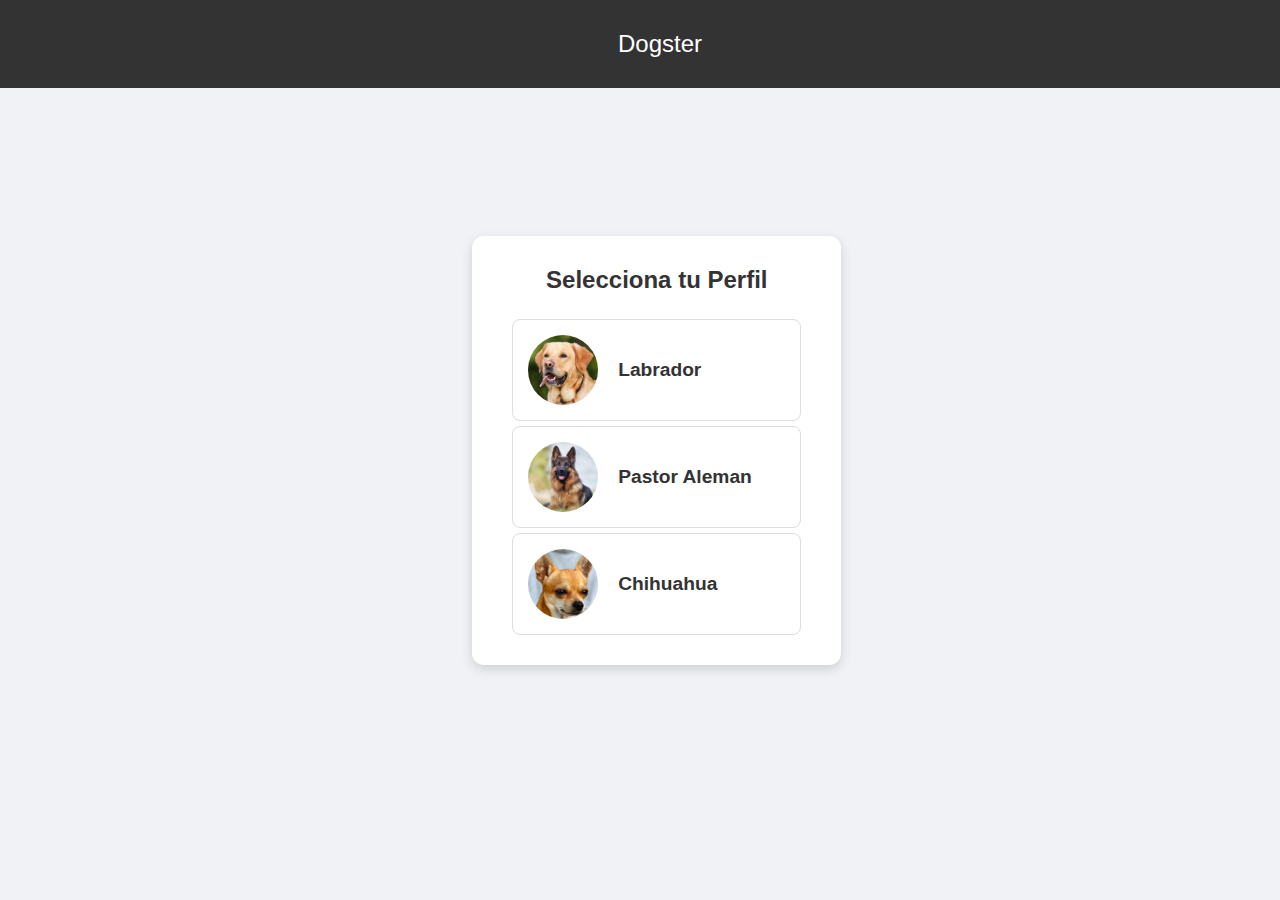
<file: index.html>
<!DOCTYPE html>
<html lang="en">
<head>
    <meta charset="UTF-8">
    <meta name="viewport" content="width=device-width, initial-scale=1.0">
    <title>Document</title>
    <link rel="stylesheet" href="style3.css">
</head>
<body>
    <nav class="navbar">
    <li><a href="#" class="titulo">Dogster</a></li>
    </nav>

    <main>
        <section class="cambiar-perfil-container">
            <h2>Selecciona tu Perfil</h2>
            <div class="perfiles">
                <a href="perfil.html" class="perfil-opcion">
                    <img src="imgs/perro1.jpeg" alt="Perfil 1" class="perfil-img">
                    <span>Labrador</span>
                </a>
                <a href="perfil2.html" class="perfil-opcion">
                    <img src="imgs/pastor1.jpg" alt="Perfil 2" class="perfil-img">
                    <span>Pastor Aleman</span>
                </a>
                <a href="perfil3.html" class="perfil-opcion">
                    <img src="imgs/chi1.jpg" alt="Perfil 3" class="perfil-img">
                    <span>Chihuahua</span>
                </a>
            </div>
        </section>
    </main>
</body>
</html>
</file>
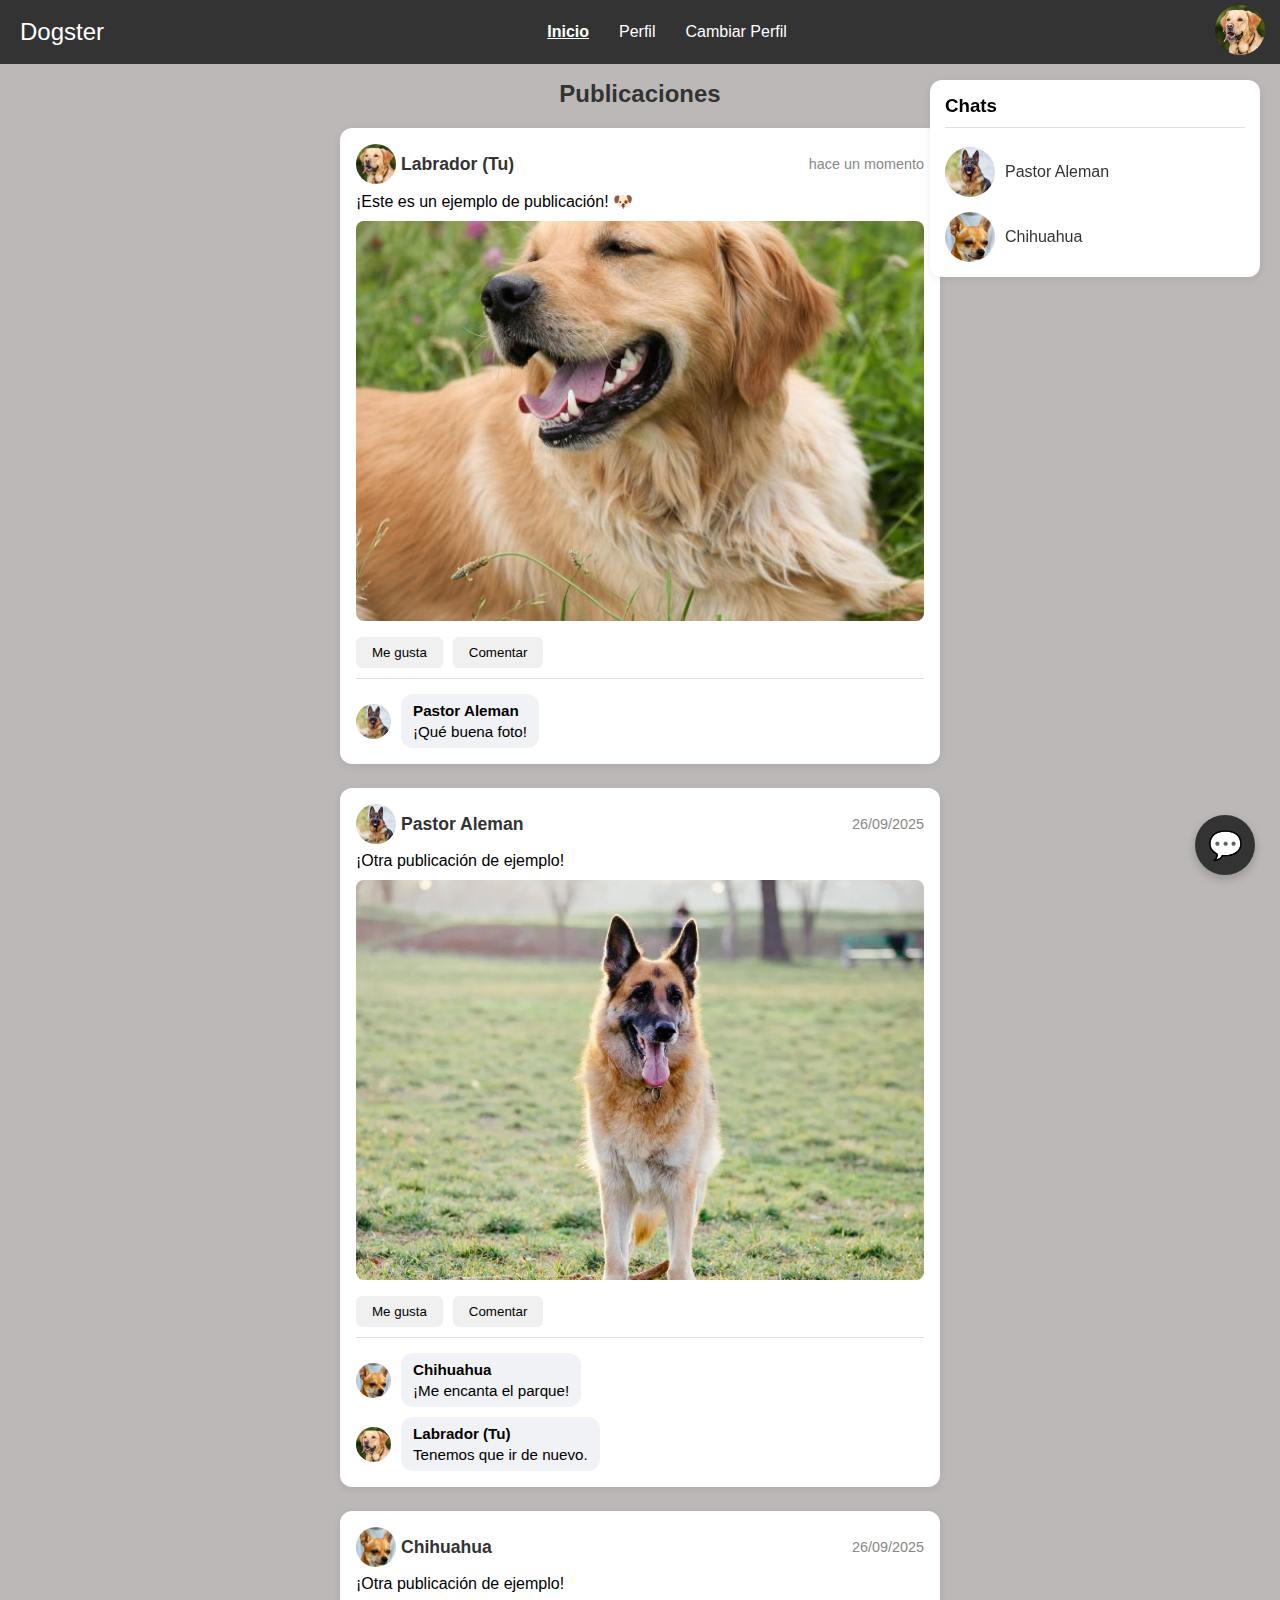
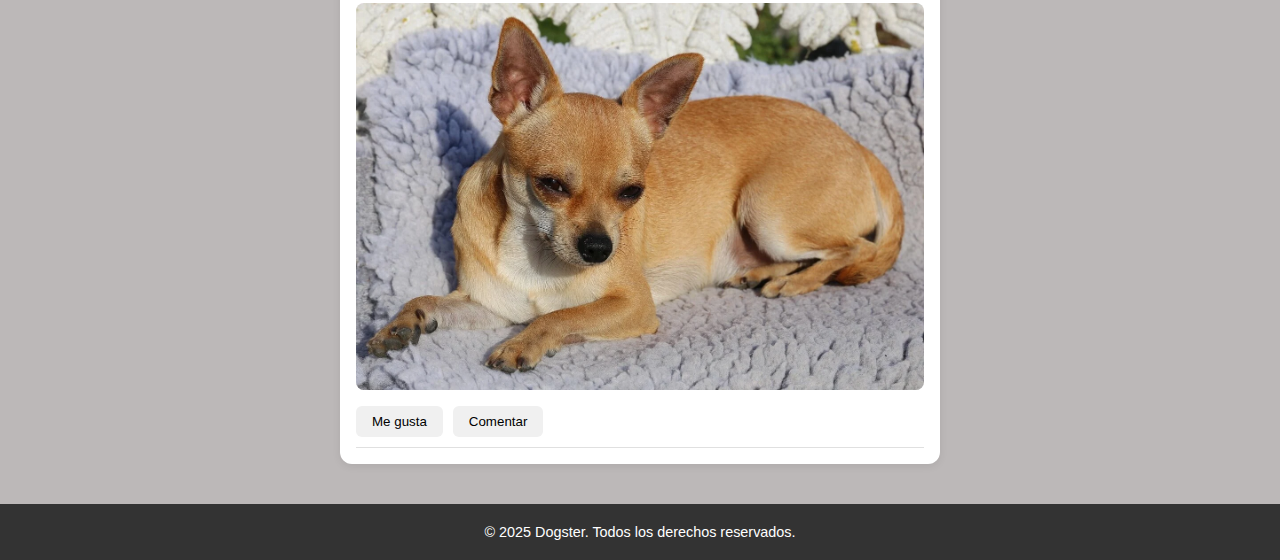
<file: inicio.html>
<!DOCTYPE html>
<html lang="en">
<head>
    <meta charset="UTF-8">
    <meta name="viewport" content="width=device-width, initial-scale=1.0">
    <title>Dogster</title>
    <link rel="stylesheet" href="style.css">
</head>
<body>
    <nav class="navbar">
        <a href="inicio.html" class="titulo">Dogster</a>
        <ul class="nav-links">
            <li><a href="inicio.html" class="activo">Inicio</a></li> 
            <li><a href="perfil.html">Perfil</a></li>
            <li><a href="index.html">Cambiar Perfil</a></li>
        </ul>
        <a href="perfil.html" class="perfil-link-nav">
            <img src="imgs/perro1.jpeg" alt="Perfil" class="perfil">
        </a>
    </nav>

    <div class="main-container">
        <main>
            <section class="publicaciones">
                <h2>Publicaciones</h2>

                <div class="publicacion">
                    <div class="publicacion-header">
                        <a href="perfil.html" class="perfil-link">
                            <img src="imgs/perro1.jpeg" alt="Perfil" class="perfil">
                            <span class="usuario">Labrador (Tu)</span>
                        </a>
                        <span class="fecha">hace un momento</span>
                    </div>
                    <div class="publicacion-contenido">
                        <p>¡Este es un ejemplo de publicación! 🐶</p>
                        <img src="imgs/perro2.jpg" alt="Foto de publicación" class="foto-publicacion">
                    </div>
                    <div class="publicacion-footer">
                        <button>Me gusta</button>
                        <button>Comentar</button>
                    </div>
                    <div class="comentarios-seccion">
                        <div class="comentario">
                            <img src="imgs/pastor1.jpg" alt="Perfil" class="perfil perfil-comentario">
                            <div class="comentario-bubble">
                                <strong>Pastor Aleman</strong>
                                <p>¡Qué buena foto!</p>
                            </div>
                        </div>
                    </div>
                </div>

                <div class="publicacion">
                    <div class="publicacion-header">
                        <a href="/viewprofiles/perfil2.html" class="perfil-link">
                            <img src="imgs/pastor1.jpg" alt="Perfil" class="perfil">
                            <span class="usuario">Pastor Aleman</span>
                        </a>
                        <span class="fecha">26/09/2025</span>
                    </div>
                    <div class="publicacion-contenido">
                        <p>¡Otra publicación de ejemplo!</p>
                        <img src="imgs/pastor2.jpeg" alt="Foto de publicación" class="foto-publicacion">
                    </div>
                    <div class="publicacion-footer">
                        <button>Me gusta</button>
                        <button>Comentar</button>
                    </div>
                    <div class="comentarios-seccion">
                        <div class="comentario">
                            <img src="imgs/chi1.jpg" alt="Perfil" class="perfil perfil-comentario">
                            <div class="comentario-bubble">
                                <strong>Chihuahua</strong>
                                <p>¡Me encanta el parque!</p>
                            </div>
                        </div>
                        <div class="comentario">
                            <img src="imgs/perro1.jpeg" alt="Perfil" class="perfil perfil-comentario">
                             <div class="comentario-bubble">
                                <strong>Labrador (Tu)</strong>
                                <p>Tenemos que ir de nuevo.</p>
                            </div>
                        </div>
                    </div>
                </div>

                <div class="publicacion">
                    <div class="publicacion-header">
                        <a href="/viewprofiles/perfil3.html" class="perfil-link">
                            <img src="imgs/chi1.jpg" alt="Perfil" class="perfil">
                            <span class="usuario">Chihuahua</span>
                        </a>
                        <span class="fecha">26/09/2025</span>
                    </div>
                    <div class="publicacion-contenido">
                        <p>¡Otra publicación de ejemplo!</p>
                        <img src="imgs/chi2.webp" alt="Foto de publicación" class="foto-publicacion">
                    </div>
                    <div class="publicacion-footer">
                        <button>Me gusta</button>
                        <button>Comentar</button>
                    </div>
                </div>
            </section>
        </main>

        <aside class="chat-area">
            <h3>Chats</h3>
            <ul class="lista-chat">
                <li>
                    <a href="/viewprofiles/perfil2.html" class="perfil-link">
                        <img src="imgs/pastor1.jpg" alt="Perfil Pastor Aleman" class="perfil">
                        <span>Pastor Aleman</span>
                    </a>
                </li>
                <li>
                    <a href="/viewprofiles/perfil3.html" class="perfil-link">
                        <img src="imgs/chi1.jpg" alt="Perfil Chihuahua" class="perfil">
                        <span>Chihuahua</span>
                    </a>
                </li>
            </ul>
        </aside>
    </div>

    <div class="icono-chat-flotante">
        <span>💬</span>
    </div>

    <footer>
        <p>&copy; 2025 Dogster. Todos los derechos reservados.</p>
    </footer>
    </body>
</html>
</file>
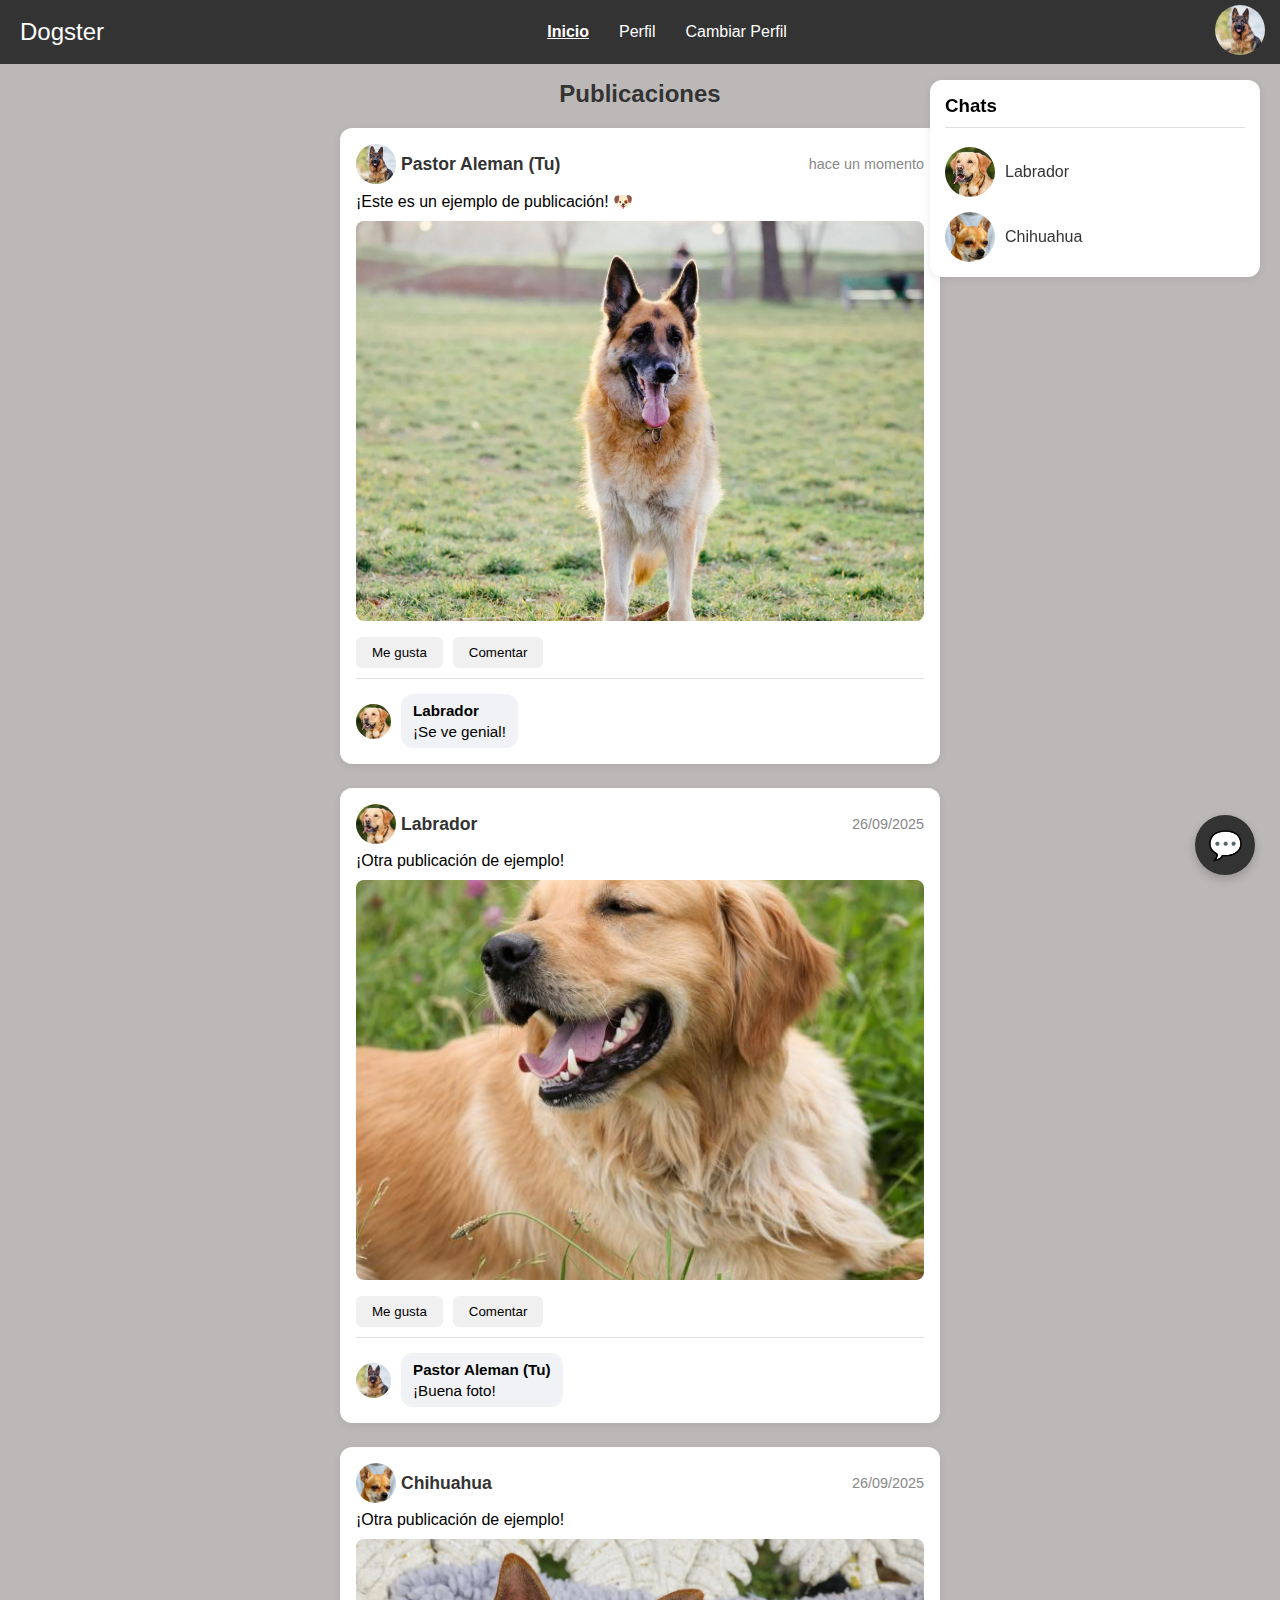
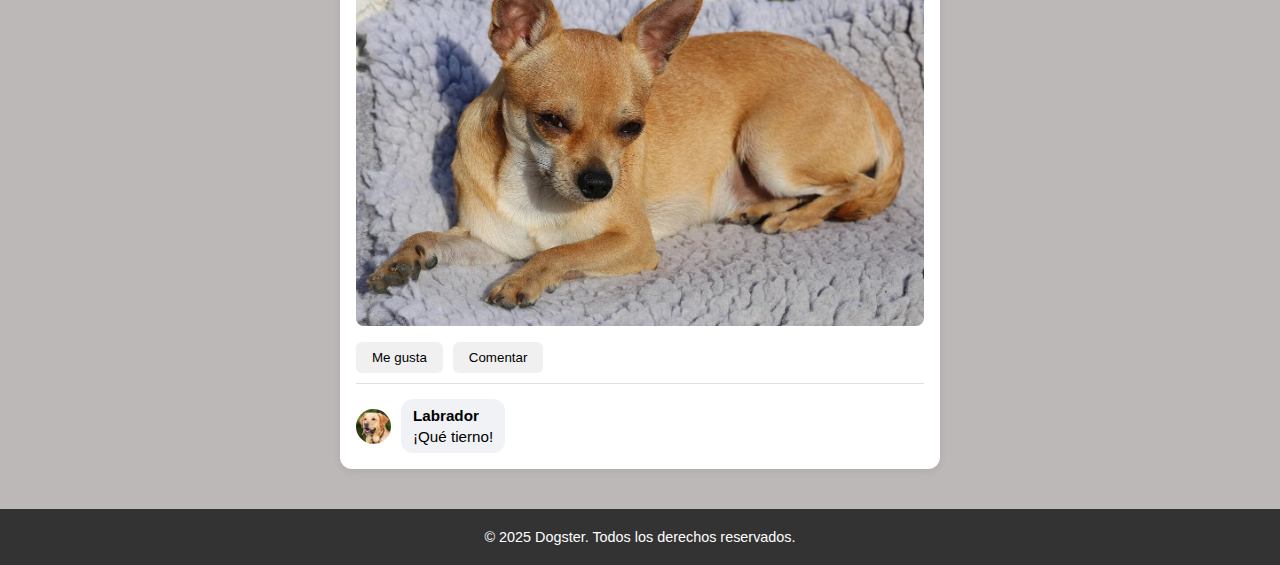
<file: inicio2.html>
<!DOCTYPE html>
<html lang="en">
<head>
    <meta charset="UTF-8">
    <meta name="viewport" content="width=device-width, initial-scale=1.0">
    <title>Dogster</title>
    <link rel="stylesheet" href="style.css">
</head>
<body>
    <nav class="navbar">
        <a href="inicio2.html" class="titulo">Dogster</a>
        <ul class="nav-links">
            <li><a href="inicio2.html" class="activo">Inicio</a></li> 
            <li><a href="perfil2.html">Perfil</a></li>
            <li><a href="index.html">Cambiar Perfil</a></li>
        </ul>
        <a href="perfil2.html" class="perfil-link-nav">
            <img src="imgs/pastor1.jpg" alt="Perfil" class="perfil">
        </a>
    </nav>

    <div class="main-container">
        <main>
            <section class="publicaciones">
                <h2>Publicaciones</h2>

                <div class="publicacion">
                    <div class="publicacion-header">
                        <a href="perfil2.html" class="perfil-link">
                            <img src="imgs/pastor1.jpg" alt="Perfil" class="perfil">
                            <span class="usuario">Pastor Aleman (Tu)</span>
                        </a>
                        <span class="fecha">hace un momento</span>
                    </div>
                    <div class="publicacion-contenido">
                        <p>¡Este es un ejemplo de publicación! 🐶</p>
                        <img src="imgs/pastor2.jpeg" alt="Foto de publicación" class="foto-publicacion">
                    </div>
                    <div class="publicacion-footer">
                        <button>Me gusta</button>
                        <button>Comentar</button>
                    </div>
                    <div class="comentarios-seccion">
                        <div class="comentario">
                            <img src="imgs/perro1.jpeg" alt="Perfil" class="perfil perfil-comentario">
                            <div class="comentario-bubble">
                                <strong>Labrador</strong>
                                <p>¡Se ve genial!</p>
                            </div>
                        </div>
                    </div>
                </div>

                <div class="publicacion">
                    <div class="publicacion-header">
                        <a href="/viewprofiles2/perfil.html" class="perfil-link">
                            <img src="imgs/perro1.jpeg" alt="Perfil" class="perfil">
                            <span class="usuario">Labrador</span>
                        </a>
                        <span class="fecha">26/09/2025</span>
                    </div>
                    <div class="publicacion-contenido">
                        <p>¡Otra publicación de ejemplo!</p>
                        <img src="imgs/perro2.jpg" alt="Foto de publicación" class="foto-publicacion">
                    </div>
                    <div class="publicacion-footer">
                        <button>Me gusta</button>
                        <button>Comentar</button>
                    </div>
                    <div class="comentarios-seccion">
                        <div class="comentario">
                            <img src="imgs/pastor1.jpg" alt="Perfil" class="perfil perfil-comentario">
                            <div class="comentario-bubble">
                                <strong>Pastor Aleman (Tu)</strong>
                                <p>¡Buena foto!</p>
                            </div>
                        </div>
                    </div>
                </div>

                <div class="publicacion">
                    <div class="publicacion-header">
                        <a href="/viewprofiles2/perfil3.html" class="perfil-link">
                            <img src="imgs/chi1.jpg" alt="Perfil" class="perfil">
                            <span class="usuario">Chihuahua</span>
                        </a>
                        <span class="fecha">26/09/2025</span>
                    </div>
                    <div class="publicacion-contenido">
                        <p>¡Otra publicación de ejemplo!</p>
                        <img src="imgs/chi2.webp" alt="Foto de publicación" class="foto-publicacion">
                    </div>
                    <div class="publicacion-footer">
                        <button>Me gusta</button>
                        <button>Comentar</button>
                    </div>
                    <div class="comentarios-seccion">
                         <div class="comentario">
                            <img src="imgs/perro1.jpeg" alt="Perfil" class="perfil perfil-comentario">
                             <div class="comentario-bubble">
                                <strong>Labrador</strong>
                                <p>¡Qué tierno!</p>
                            </div>
                        </div>
                    </div>
                </div>
            </section>
        </main>

        <aside class="chat-area">
            <h3>Chats</h3>
            <ul class="lista-chat">
                <li>
                    <a href="/viewprofiles2/perfil.html" class="perfil-link">
                        <img src="imgs/perro1.jpeg" alt="Perfil Labrador" class="perfil">
                        <span>Labrador</span>
                    </a>
                </li>
                <li>
                    <a href="/viewprofiles2/perfil3.html" class="perfil-link">
                        <img src="imgs/chi1.jpg" alt="Perfil Chihuahua" class="perfil">
                        <span>Chihuahua</span>
                    </a>
                </li>
            </ul>
        </aside>
    </div>

    <div class="icono-chat-flotante">
        <span>💬</span>
    </div>

    <footer>
        <p>&copy; 2025 Dogster. Todos los derechos reservados.</p>
    </footer>
</body>
</html>
</file>
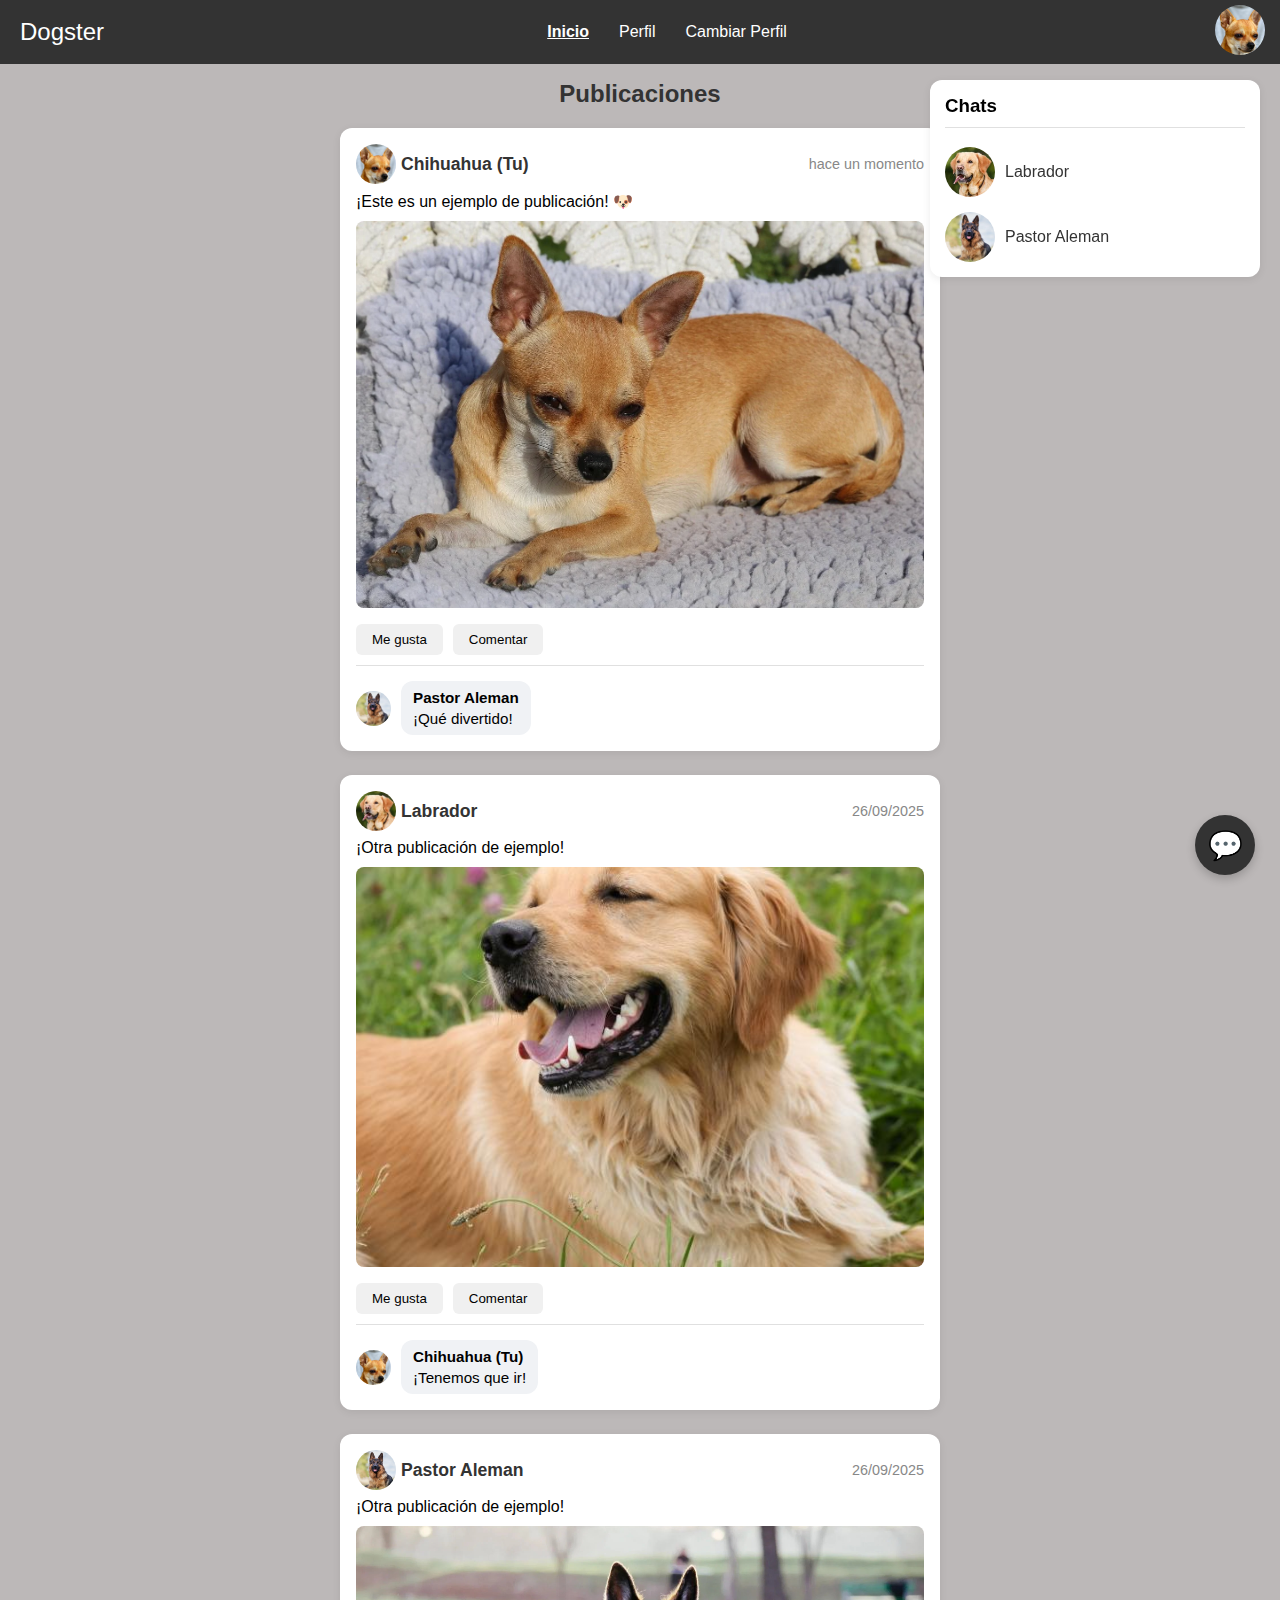
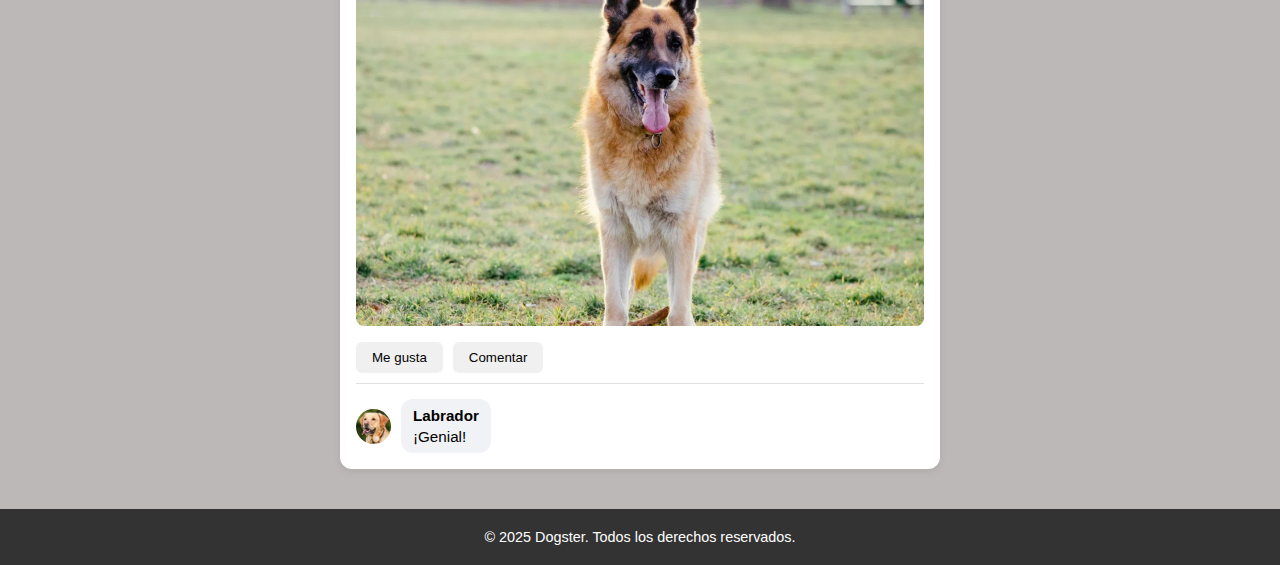
<file: inicio3.html>
<!DOCTYPE html>
<html lang="en">
<head>
    <meta charset="UTF-8">
    <meta name="viewport" content="width=device-width, initial-scale=1.0">
    <title>Dogster</title>
    <link rel="stylesheet" href="style.css">
</head>
<body>
    <nav class="navbar">
        <a href="inicio3.html" class="titulo">Dogster</a>
        <ul class="nav-links">
            <li><a href="inicio3.html" class="activo">Inicio</a></li> 
            <li><a href="perfil3.html">Perfil</a></li>
            <li><a href="index.html">Cambiar Perfil</a></li>
        </ul>
        <a href="perfil3.html" class="perfil-link-nav">
            <img src="imgs/chi1.jpg" alt="Perfil" class="perfil">
        </a>
    </nav>

    <div class="main-container">
        <main>
            <section class="publicaciones">
                <h2>Publicaciones</h2>

                <div class="publicacion">
                    <div class="publicacion-header">
                        <a href="perfil3.html" class="perfil-link">
                            <img src="imgs/chi1.jpg" alt="Perfil" class="perfil">
                            <span class="usuario">Chihuahua (Tu)</span>
                        </a>
                        <span class="fecha">hace un momento</span>
                    </div>
                    <div class="publicacion-contenido">
                        <p>¡Este es un ejemplo de publicación! 🐶</p>
                        <img src="imgs/chi2.webp" alt="Foto de publicación" class="foto-publicacion">
                    </div>
                    <div class="publicacion-footer">
                        <button>Me gusta</button>
                        <button>Comentar</button>
                    </div>
                    <div class="comentarios-seccion">
                        <div class="comentario">
                            <img src="imgs/pastor1.jpg" alt="Perfil" class="perfil perfil-comentario">
                            <div class="comentario-bubble">
                                <strong>Pastor Aleman</strong>
                                <p>¡Qué divertido!</p>
                            </div>
                        </div>
                    </div>
                </div>

                <div class="publicacion">
                    <div class="publicacion-header">
                        <a href="/viewprofiles3/perfil.html" class="perfil-link">
                            <img src="imgs/perro1.jpeg" alt="Perfil" class="perfil">
                            <span class="usuario">Labrador</span>
                        </a>
                        <span class="fecha">26/09/2025</span>
                    </div>
                    <div class="publicacion-contenido">
                        <p>¡Otra publicación de ejemplo!</p>
                        <img src="imgs/perro2.jpg" alt="Foto de publicación" class="foto-publicacion">
                    </div>
                    <div class="publicacion-footer">
                        <button>Me gusta</button>
                        <button>Comentar</button>
                    </div>
                     <div class="comentarios-seccion">
                        <div class="comentario">
                            <img src="imgs/chi1.jpg" alt="Perfil" class="perfil perfil-comentario">
                            <div class="comentario-bubble">
                                <strong>Chihuahua (Tu)</strong>
                                <p>¡Tenemos que ir!</p>
                            </div>
                        </div>
                    </div>
                </div>

                <div class="publicacion">
                    <div class="publicacion-header">
                        <a href="/viewprofiles3/perfil2.html" class="perfil-link">
                            <img src="imgs/pastor1.jpg" alt="Perfil" class="perfil">
                            <span class="usuario">Pastor Aleman</span>
                        </a>
                        <span class="fecha">26/09/2025</span>
                    </div>
                    <div class="publicacion-contenido">
                        <p>¡Otra publicación de ejemplo!</p>
                        <img src="imgs/pastor2.jpeg" alt="Foto de publicación" class="foto-publicacion">
                    </div>
                    <div class="publicacion-footer">
                        <button>Me gusta</button>
                        <button>Comentar</button>
                    </div>
                    <div class="comentarios-seccion">
                         <div class="comentario">
                            <img src="imgs/perro1.jpeg" alt="Perfil" class="perfil perfil-comentario">
                             <div class="comentario-bubble">
                                <strong>Labrador</strong>
                                <p>¡Genial!</p>
                            </div>
                        </div>
                    </div>
                </div>
            </section>
        </main>

        <aside class="chat-area">
            <h3>Chats</h3>
            <ul class="lista-chat">
                <li>
                    <a href="/viewprofiles3/perfil.html" class="perfil-link">
                        <img src="imgs/perro1.jpeg" alt="Perfil Labrador" class="perfil">
                        <span>Labrador</span>
                    </a>
                </li>
                <li>
                    <a href="/viewprofiles3/perfil2.html" class="perfil-link">
                        <img src="imgs/pastor1.jpg" alt="Perfil Pastor Aleman" class="perfil">
                        <span>Pastor Aleman</span>
                    </a>
                </li>
            </ul>
        </aside>
    </div>

    <div class="icono-chat-flotante">
        <span>💬</span>
    </div>

    <footer>
        <p>&copy; 2025 Dogster. Todos los derechos reservados.</p>
    </footer>
</body>
</html>
</file>
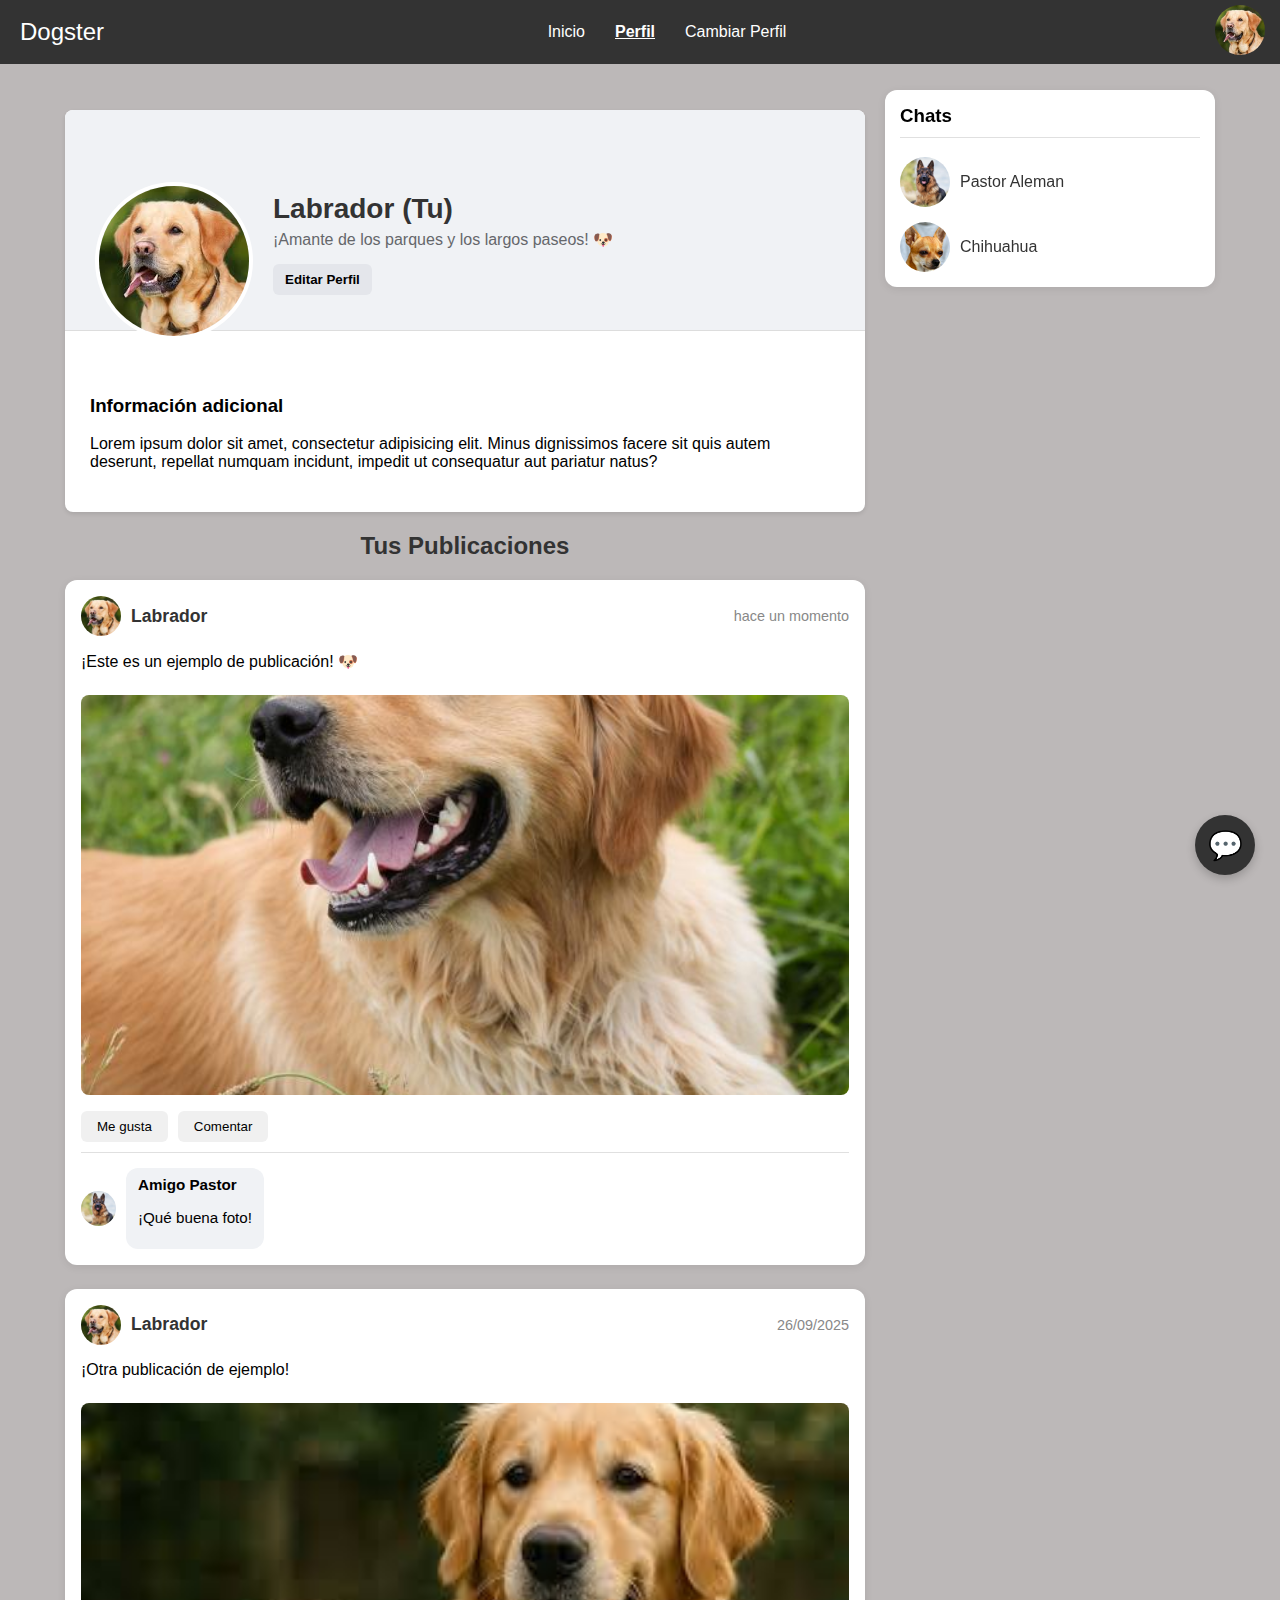
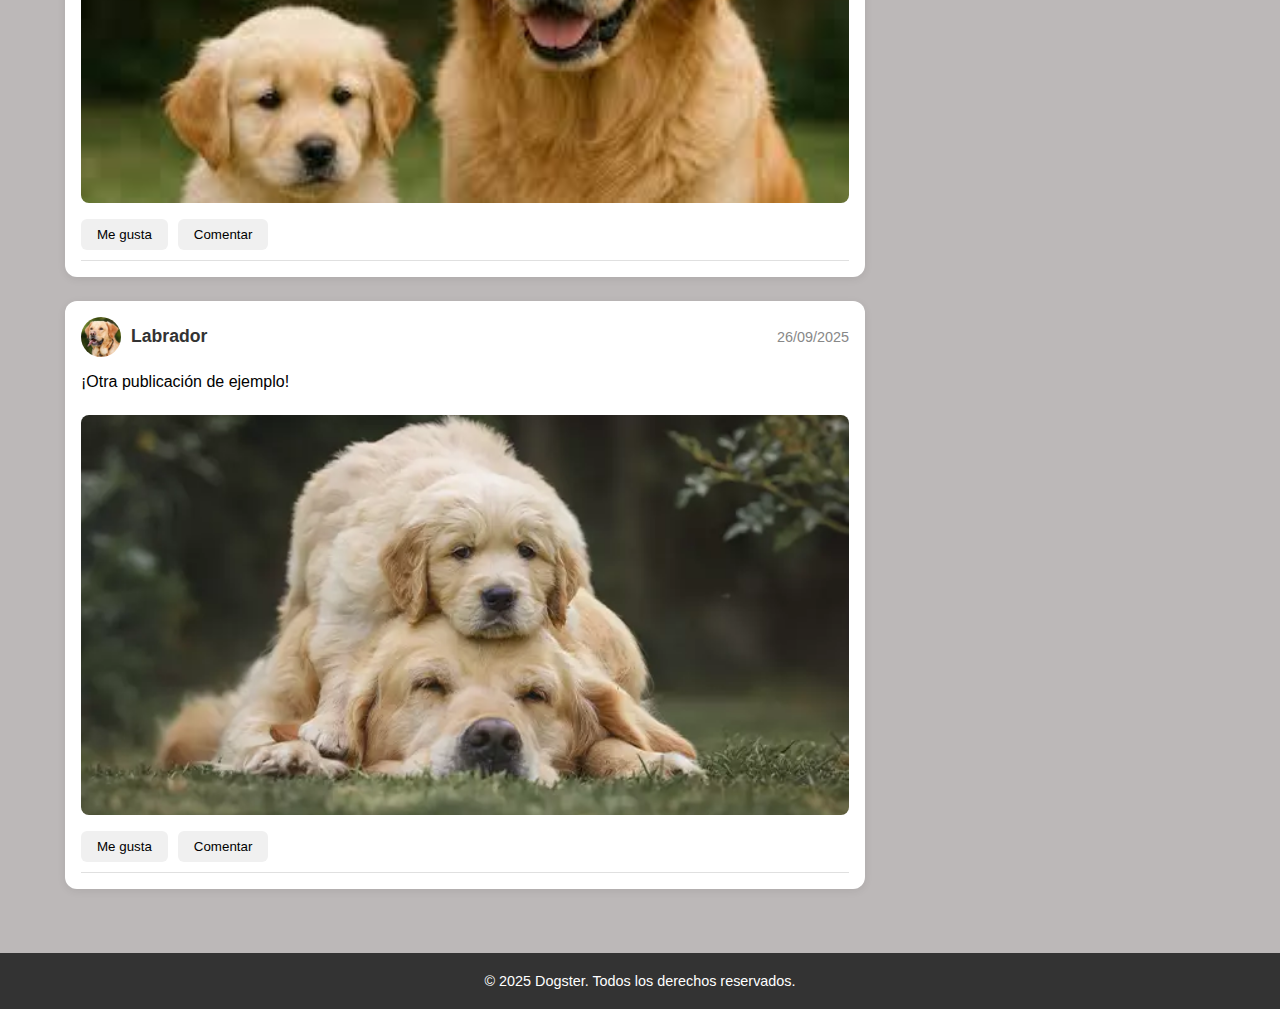
<file: perfil.html>
<!DOCTYPE html>
<html lang="en">
<head>
    <meta charset="UTF-8">
    <meta name="viewport" content="width=device-width, initial-scale=1.0">
    <title>Perfil de Dogster</title>
    <link rel="stylesheet" href="style2.css">
</head>
<body>
    <nav class="navbar">
        <a href="inicio.html" class="titulo">Dogster</a>
        <ul class="nav-links">
            <li><a href="inicio.html">Inicio</a></li>
            <li><a href="perfil.html" class="activo">Perfil</a></li>
            <li><a href="index.html">Cambiar Perfil</a></li>
        </ul>
        <a href="perfil.html" class="perfil-link-nav">
             <img src="imgs/perro1.jpeg" alt="Perfil" class="perfil">
        </a>
    </nav>

    <div class="page-container">
        <div class="center-column">
            <main class="main-perfil">
                <div class="container">
                    <div class="perfil-header">
                        <img src="imgs/perro1.jpeg" alt="Perfil" class="perfil-2">
                        <div>
                            <h2 class="Usuario">Labrador (Tu)</h2>
                            <p class="perfil-bio">¡Amante de los parques y los largos paseos! 🐶</p>
                            <button class="editar-btn">Editar Perfil</button>
                        </div>
                    </div> 
                    <div class="perfil-info">
                        <h3>Información adicional</h3>
                        <p>Lorem ipsum dolor sit amet, consectetur adipisicing elit. Minus dignissimos facere sit quis autem deserunt, repellat numquam incidunt, impedit ut consequatur aut pariatur natus?</p>
                    </div>
                </div>
            </main>

            <main class="main-publicaciones">
                <section class="publicaciones">
                    <h2>Tus Publicaciones</h2>

                    <div class="publicacion">
                        <div class="publicacion-header">
                            <img src="imgs/perro1.jpeg" alt="Perfil" class="perfil">
                            <span class="usuario">Labrador</span>
                            <span class="fecha">hace un momento</span>
                        </div>
                        <div class="publicacion-contenido">
                            <p>¡Este es un ejemplo de publicación! 🐶</p>
                            <img src="imgs/perro2.jpg" alt="Foto de publicación" class="foto-publicacion">
                        </div>
                        <div class="publicacion-footer">
                            <button>Me gusta</button>
                            <button>Comentar</button>
                        </div>
                        <div class="comentarios-seccion">
                            <div class="comentario">
                                <img src="imgs/pastor1.jpg" alt="Perfil" class="perfil perfil-comentario">
                                <div class="comentario-bubble">
                                    <strong>Amigo Pastor</strong>
                                    <p>¡Qué buena foto!</p>
                                </div>
                            </div>
                        </div>
                    </div>

                    <div class="publicacion">
                        <div class="publicacion-header">
                            <img src="imgs/perro1.jpeg" alt="Perfil" class="perfil">
                            <span class="usuario">Labrador</span>
                            <span class="fecha">26/09/2025</span>
                        </div>
                        <div class="publicacion-contenido">
                            <p>¡Otra publicación de ejemplo!</p>
                            <img src="imgs/perro3.jpeg" alt="Foto de publicación" class="foto-publicacion">
                        </div>
                        <div class="publicacion-footer">
                            <button>Me gusta</button>
                            <button>Comentar</button>
                        </div>
                    </div>

                    <div class="publicacion">
                        <div class="publicacion-header">
                            <img src="imgs/perro1.jpeg" alt="Perfil" class="perfil">
                            <span class="usuario">Labrador</span>
                            <span class="fecha">26/09/2025</span>
                        </div>
                        <div class="publicacion-contenido">
                            <p>¡Otra publicación de ejemplo!</p>
                            <img src="imgs/perro4.webp" alt="Foto de publicación" class="foto-publicacion">
                        </div>
                        <div class="publicacion-footer">
                            <button>Me gusta</button>
                            <button>Comentar</button>
                        </div>
                    </div>
                </section>
            </main>
        </div>

        <aside class="chat-area">
            <h3>Chats</h3>
            <ul class="lista-chat">
                <li>
                    <a href="#" class="perfil-link">
                        <img src="imgs/pastor1.jpg" alt="Perfil Amigo" class="perfil">
                        <span>Pastor Aleman</span>
                    </a>
                </li>
                <li>
                    <a href="#" class="perfil-link">
                        <img src="imgs/chi1.jpg" alt="Perfil Amigo" class="perfil">
                        <span>Chihuahua</span>
                    </a>
                </li>
            </ul>
        </aside>
    </div>

    <div class="icono-chat-flotante">
        <span>💬</span>
    </div>
    
    <footer>
        <p>&copy; 2025 Dogster. Todos los derechos reservados.</p>
    </footer>
    </body>
</html>
</file>
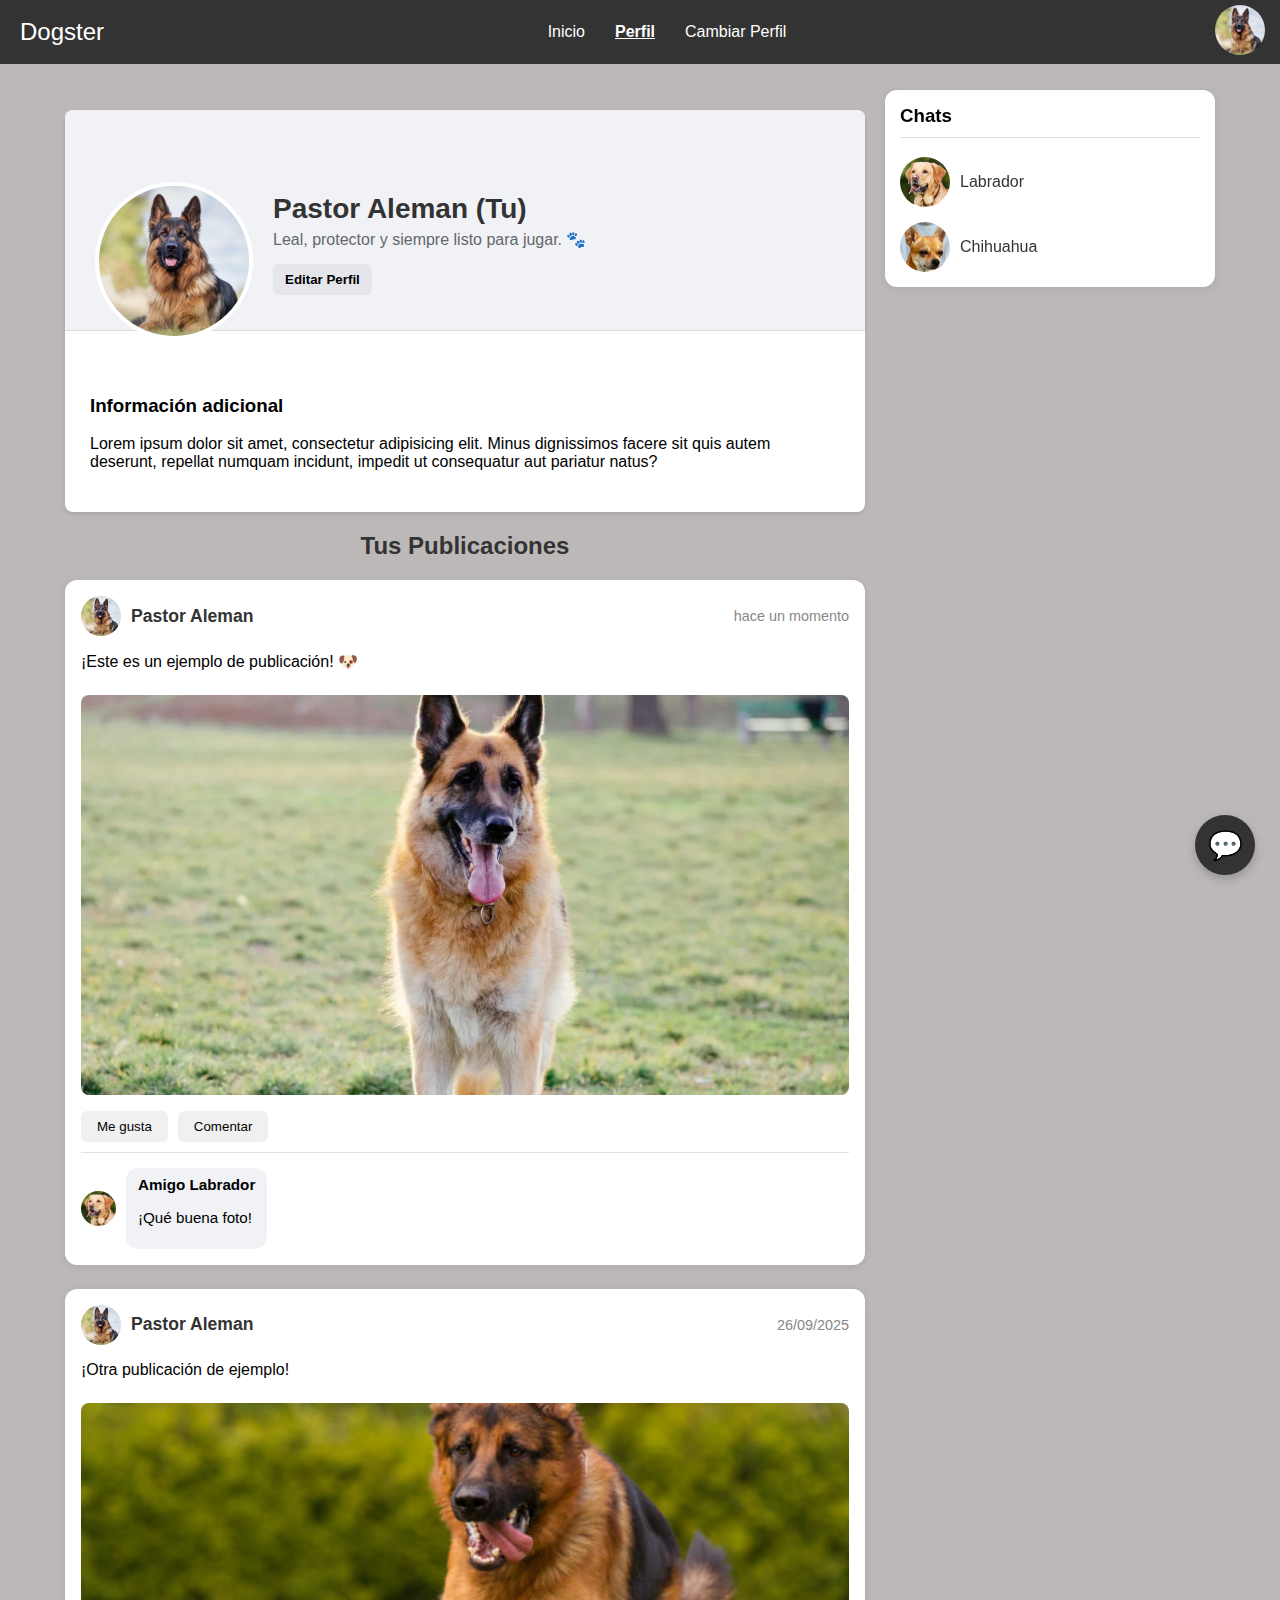
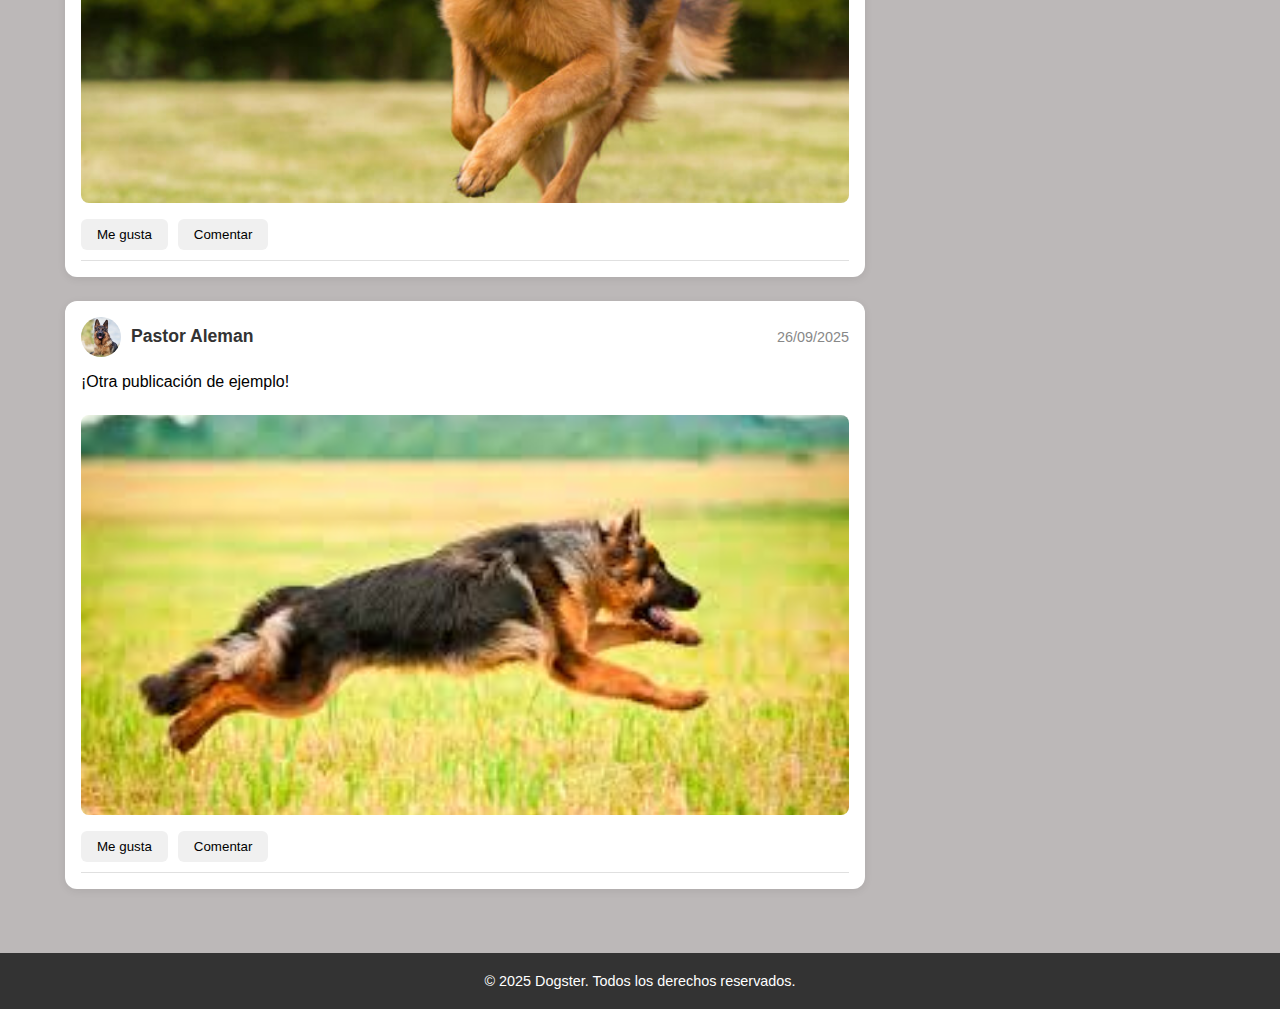
<file: perfil2.html>
<!DOCTYPE html>
<html lang="en">
<head>
    <meta charset="UTF-8">
    <meta name="viewport" content="width=device-width, initial-scale=1.0">
    <title>Perfil de Dogster</title>
    <link rel="stylesheet" href="style2.css">
</head>
<body>
    <nav class="navbar">
        <a href="inicio2.html" class="titulo">Dogster</a>
        <ul class="nav-links">
            <li><a href="inicio2.html">Inicio</a></li>
            <li><a href="perfil2.html" class="activo">Perfil</a></li>
            <li><a href="index.html">Cambiar Perfil</a></li>
        </ul>
        <a href="perfil2.html" class="perfil-link-nav">
            <img src="imgs/pastor1.jpg" alt="Perfil" class="perfil">
        </a>
    </nav>

    <div class="page-container">
        <div class="center-column">
            <main class="main-perfil">
                <div class="container">
                    <div class="perfil-header">
                        <img src="imgs/pastor1.jpg" alt="Perfil" class="perfil-2">
                        <div>
                            <h2 class="Usuario">Pastor Aleman (Tu)</h2>
                            <p class="perfil-bio">Leal, protector y siempre listo para jugar. 🐾</p>
                            <button class="editar-btn">Editar Perfil</button>
                        </div>
                    </div> 
                    <div class="perfil-info">
                        <h3>Información adicional</h3>
                        <p>Lorem ipsum dolor sit amet, consectetur adipisicing elit. Minus dignissimos facere sit quis autem deserunt, repellat numquam incidunt, impedit ut consequatur aut pariatur natus?</p>
                    </div>
                </div>
            </main>

            <main class="main-publicaciones">
                <section class="publicaciones">
                    <h2>Tus Publicaciones</h2>

                    <div class="publicacion">
                        <div class="publicacion-header">
                            <img src="imgs/pastor1.jpg" alt="Perfil" class="perfil">
                            <span class="usuario">Pastor Aleman</span>
                            <span class="fecha">hace un momento</span>
                        </div>
                        <div class="publicacion-contenido">
                            <p>¡Este es un ejemplo de publicación! 🐶</p>
                            <img src="imgs/pastor2.jpeg" alt="Foto de publicación" class="foto-publicacion">
                        </div>
                        <div class="publicacion-footer">
                            <button>Me gusta</button>
                            <button>Comentar</button>
                        </div>
                        <div class="comentarios-seccion">
                            <div class="comentario">
                                <img src="imgs/perro1.jpeg" alt="Perfil" class="perfil perfil-comentario">
                                <div class="comentario-bubble">
                                    <strong>Amigo Labrador</strong>
                                    <p>¡Qué buena foto!</p>
                                </div>
                            </div>
                        </div>
                    </div>

                    <div class="publicacion">
                        <div class="publicacion-header">
                            <img src="imgs/pastor1.jpg" alt="Perfil" class="perfil">
                            <span class="usuario">Pastor Aleman</span>
                            <span class="fecha">26/09/2025</span>
                        </div>
                        <div class="publicacion-contenido">
                            <p>¡Otra publicación de ejemplo!</p>
                            <img src="imgs/pastor3.jpg" alt="Foto de publicación" class="foto-publicacion">
                        </div>
                        <div class="publicacion-footer">
                            <button>Me gusta</button>
                            <button>Comentar</button>
                        </div>
                    </div>

                    <div class="publicacion">
                        <div class="publicacion-header">
                            <img src="imgs/pastor1.jpg" alt="Perfil" class="perfil">
                            <span class="usuario">Pastor Aleman</span>
                            <span class="fecha">26/09/2025</span>
                        </div>
                        <div class="publicacion-contenido">
                            <p>¡Otra publicación de ejemplo!</p>
                            <img src="imgs/pastor4.jpeg" alt="Foto de publicación" class="foto-publicacion">
                        </div>
                        <div class="publicacion-footer">
                            <button>Me gusta</button>
                            <button>Comentar</button>
                        </div>
                    </div>
                </section>
            </main>
        </div>

        <aside class="chat-area">
            <h3>Chats</h3>
            <ul class="lista-chat">
                <li>
                    <a href="#" class="perfil-link">
                        <img src="imgs/perro1.jpeg" alt="Perfil Amigo" class="perfil">
                        <span>Labrador</span>
                    </a>
                </li>
                <li>
                    <a href="#" class="perfil-link">
                        <img src="imgs/chi1.jpg" alt="Perfil Amigo" class="perfil">
                        <span>Chihuahua</span>
                    </a>
                </li>
            </ul>
        </aside>
    </div>

    <div class="icono-chat-flotante">
        <span>💬</span>
    </div>

    <footer>
        <p>&copy; 2025 Dogster. Todos los derechos reservados.</p>
    </footer>

</body>
</html>
</file>
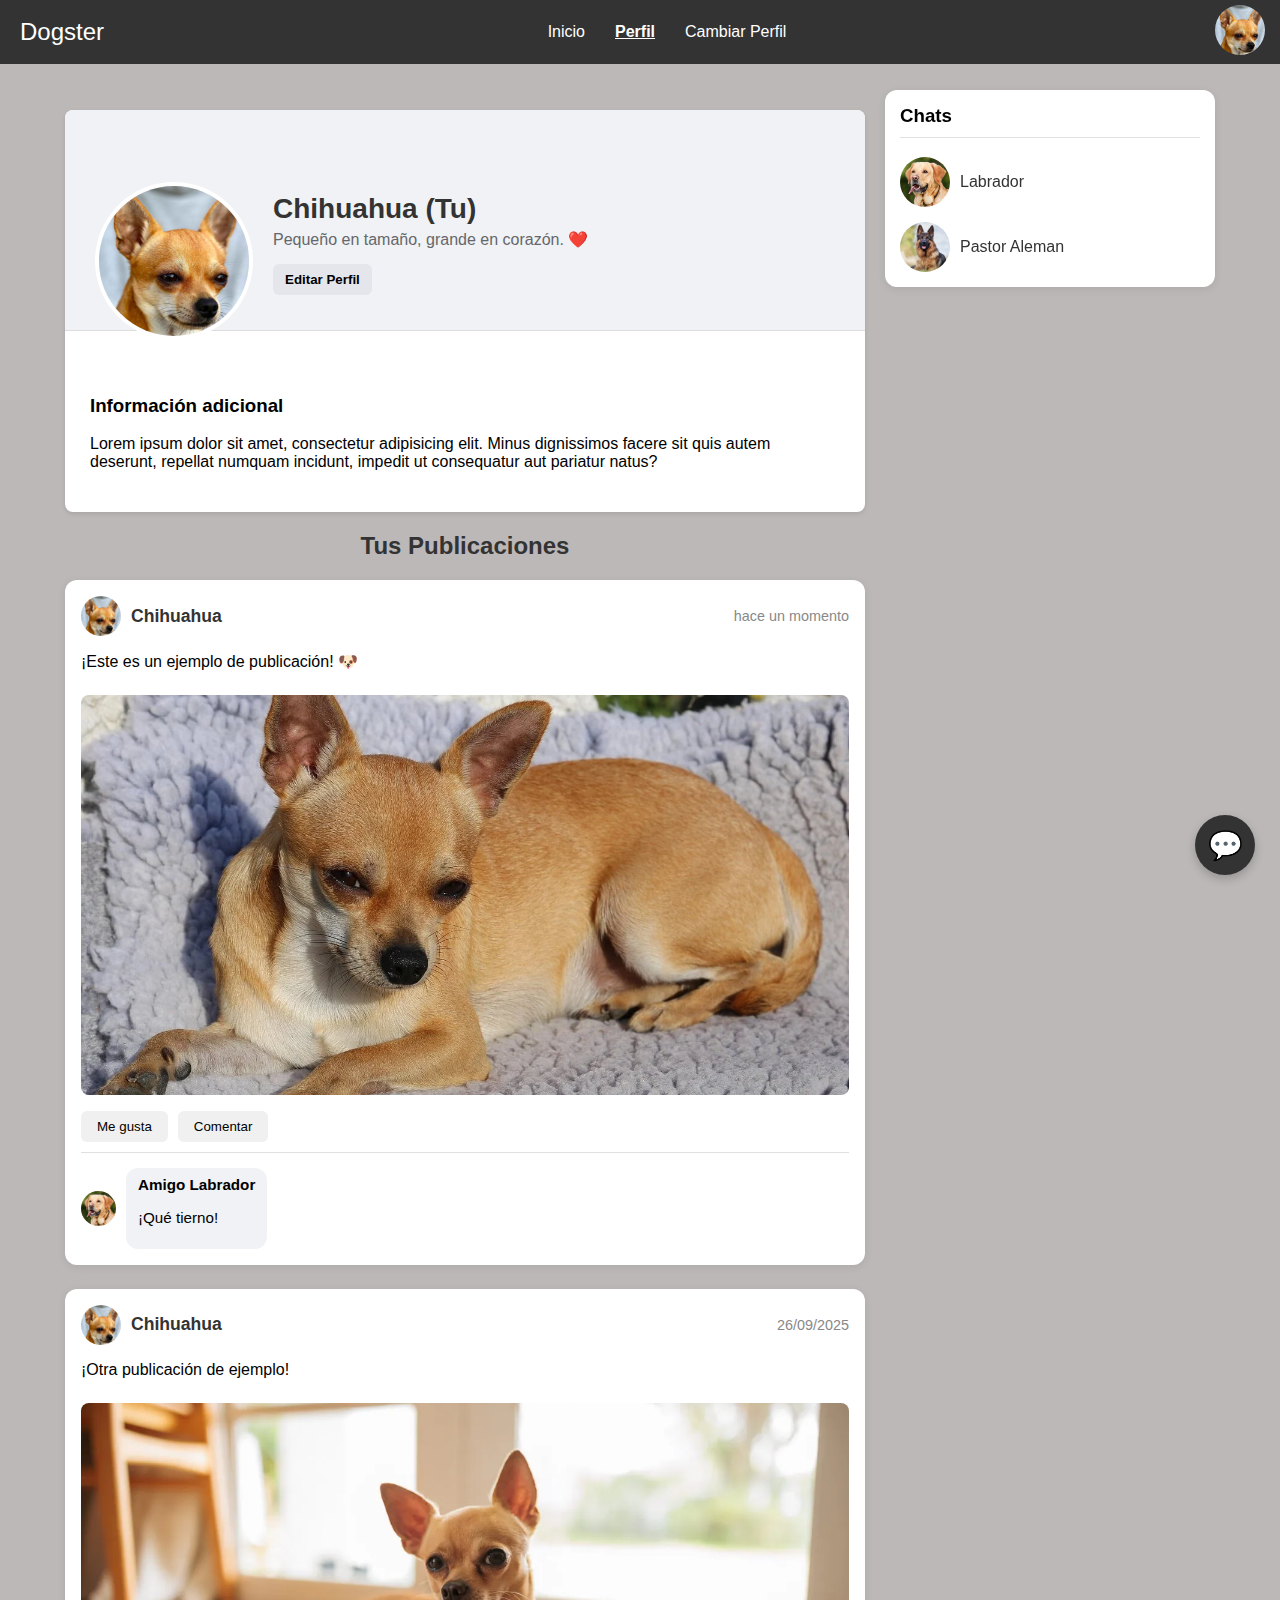
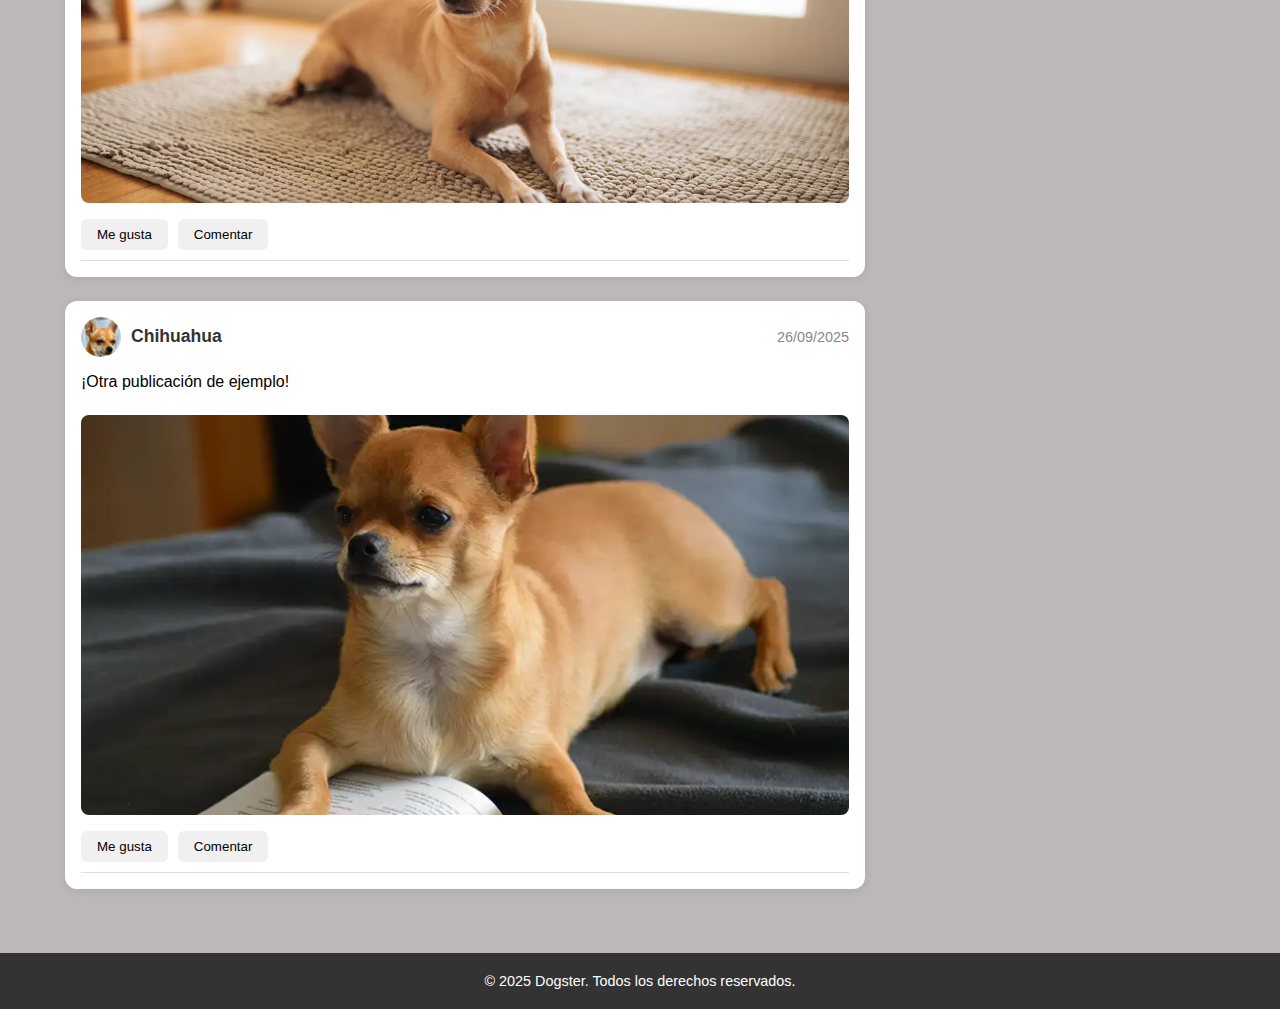
<file: perfil3.html>
<!DOCTYPE html>
<html lang="en">
<head>
    <meta charset="UTF-8">
    <meta name="viewport" content="width=device-width, initial-scale=1.0">
    <title>Perfil de Dogster</title>
    <link rel="stylesheet" href="style2.css">
</head>
<body>
    <nav class="navbar">
        <a href="inicio3.html" class="titulo">Dogster</a>
        <ul class="nav-links">
            <li><a href="inicio3.html">Inicio</a></li>
            <li><a href="perfil3.html" class="activo">Perfil</a></li>
            <li><a href="index.html">Cambiar Perfil</a></li>
        </ul>
        <a href="perfil3.html" class="perfil-link-nav">
             <img src="imgs/chi1.jpg" alt="Perfil" class="perfil">
        </a>
    </nav>

    <div class="page-container">
        <div class="center-column">
            <main class="main-perfil">
                <div class="container">
                    <div class="perfil-header">
                        <img src="imgs/chi1.jpg" alt="Perfil" class="perfil-2">
                        <div>
                            <h2 class="Usuario">Chihuahua (Tu)</h2>
                            <p class="perfil-bio">Pequeño en tamaño, grande en corazón. ❤️</p>
                            <button class="editar-btn">Editar Perfil</button>
                        </div>
                    </div> 
                    <div class="perfil-info">
                        <h3>Información adicional</h3>
                        <p>Lorem ipsum dolor sit amet, consectetur adipisicing elit. Minus dignissimos facere sit quis autem deserunt, repellat numquam incidunt, impedit ut consequatur aut pariatur natus?</p>
                    </div>
                </div>
            </main>

            <main class="main-publicaciones">
                <section class="publicaciones">
                    <h2>Tus Publicaciones</h2>

                    <div class="publicacion">
                        <div class="publicacion-header">
                            <img src="imgs/chi1.jpg" alt="Perfil" class="perfil">
                            <span class="usuario">Chihuahua</span>
                            <span class="fecha">hace un momento</span>
                        </div>
                        <div class="publicacion-contenido">
                            <p>¡Este es un ejemplo de publicación! 🐶</p>
                            <img src="imgs/chi2.webp" alt="Foto de publicación" class="foto-publicacion">
                        </div>
                        <div class="publicacion-footer">
                            <button>Me gusta</button>
                            <button>Comentar</button>
                        </div>
                        <div class="comentarios-seccion">
                            <div class="comentario">
                                <img src="imgs/perro1.jpeg" alt="Perfil" class="perfil perfil-comentario">
                                <div class="comentario-bubble">
                                    <strong>Amigo Labrador</strong>
                                    <p>¡Qué tierno!</p>
                                </div>
                            </div>
                        </div>
                    </div>

                    <div class="publicacion">
                        <div class="publicacion-header">
                            <img src="imgs/chi1.jpg" alt="Perfil" class="perfil">
                            <span class="usuario">Chihuahua</span>
                            <span class="fecha">26/09/2025</span>
                        </div>
                        <div class="publicacion-contenido">
                            <p>¡Otra publicación de ejemplo!</p>
                            <img src="imgs/chi3.webp" alt="Foto de publicación" class="foto-publicacion">
                        </div>
                        <div class="publicacion-footer">
                            <button>Me gusta</button>
                            <button>Comentar</button>
                        </div>
                    </div>

                    <div class="publicacion">
                        <div class="publicacion-header">
                            <img src="imgs/chi1.jpg" alt="Perfil" class="perfil">
                            <span class="usuario">Chihuahua</span>
                            <span class="fecha">26/09/2025</span>
                        </div>
                        <div class="publicacion-contenido">
                            <p>¡Otra publicación de ejemplo!</p>
                            <img src="imgs/chi4.webp" alt="Foto de publicación" class="foto-publicacion">
                        </div>
                        <div class="publicacion-footer">
                            <button>Me gusta</button>
                            <button>Comentar</button>
                        </div>
                    </div>
                </section>
            </main>
        </div>

        <aside class="chat-area">
            <h3>Chats</h3>
            <ul class="lista-chat">
                <li>
                    <a href="#" class="perfil-link">
                        <img src="imgs/perro1.jpeg" alt="Perfil Amigo" class="perfil">
                        <span>Labrador</span>
                    </a>
                </li>
                <li>
                    <a href="#" class="perfil-link">
                        <img src="imgs/pastor1.jpg" alt="Perfil Amigo" class="perfil">
                        <span>Pastor Aleman</span>
                    </a>
                </li>
            </ul>
        </aside>
    </div>

    <div class="icono-chat-flotante">
        <span>💬</span>
    </div>

    <footer>
        <p>&copy; 2025 Dogster. Todos los derechos reservados.</p>
    </footer>

</body>
</html>
</file>
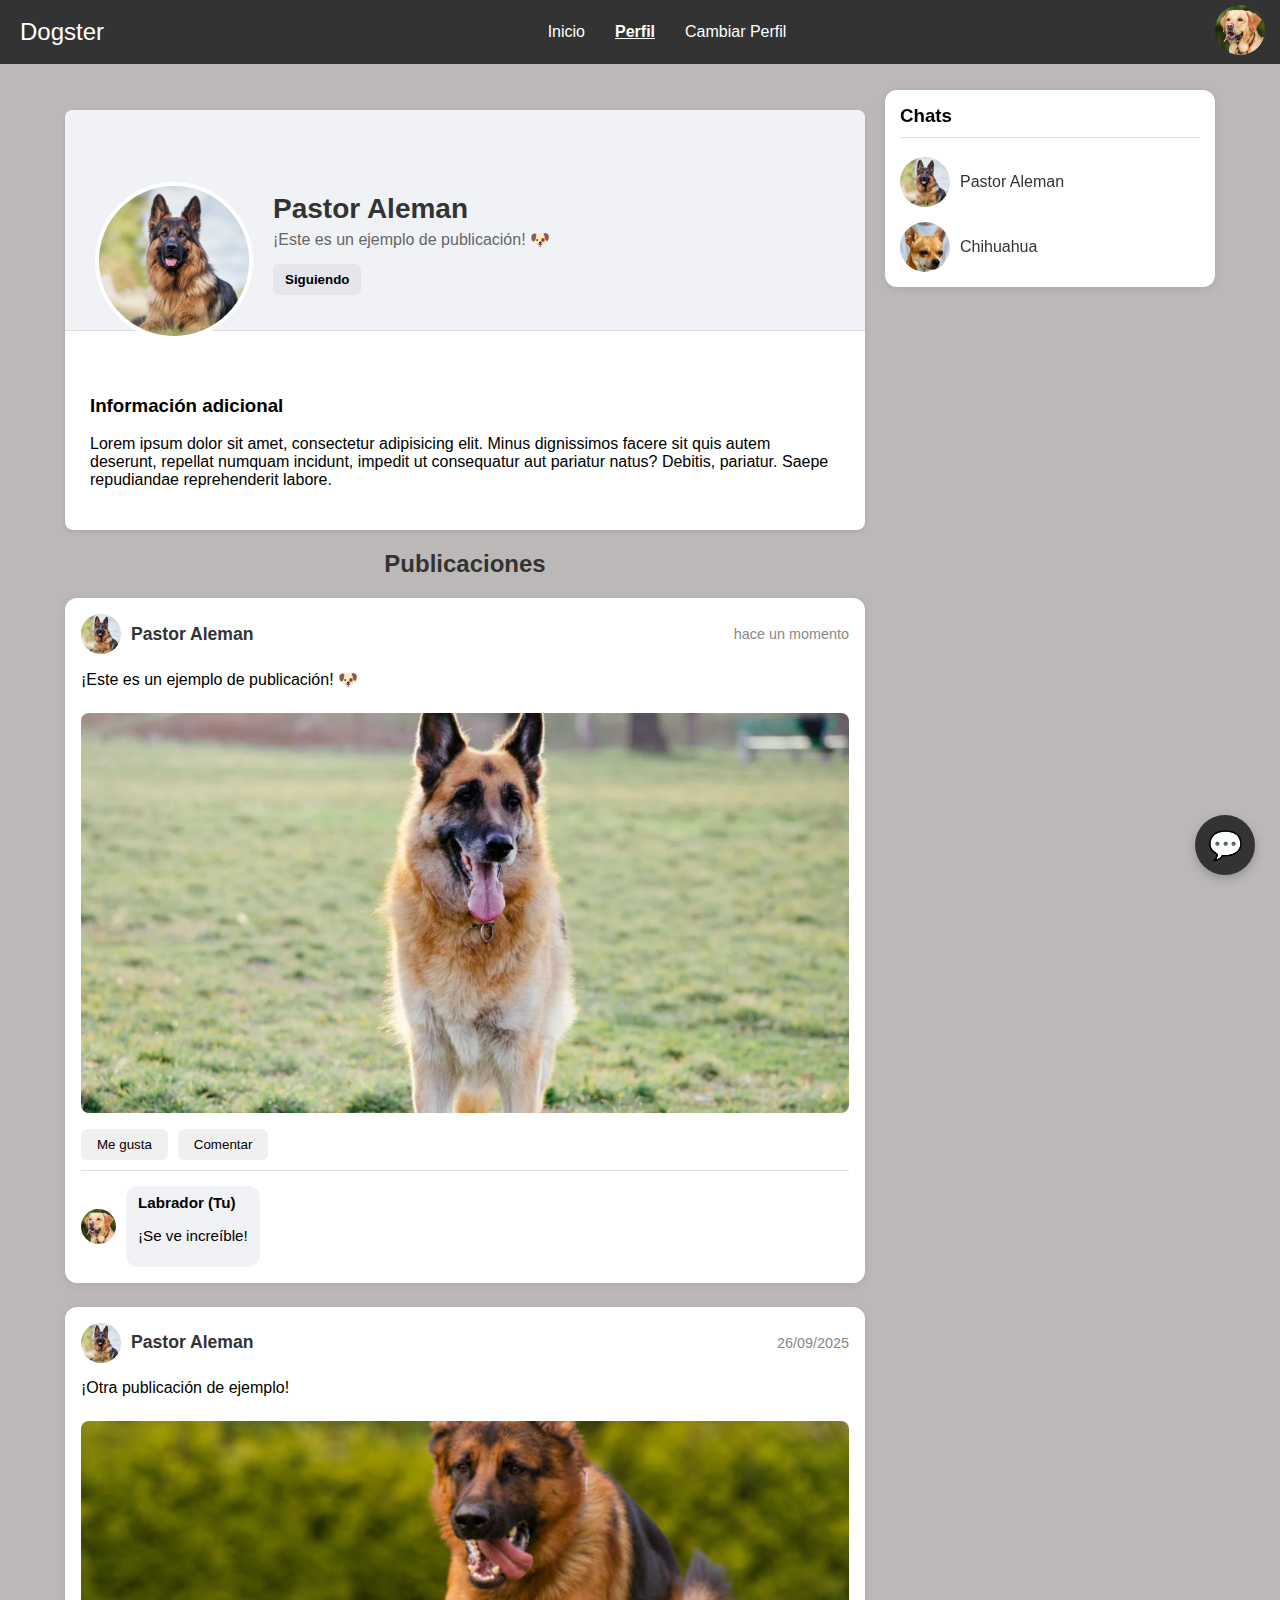
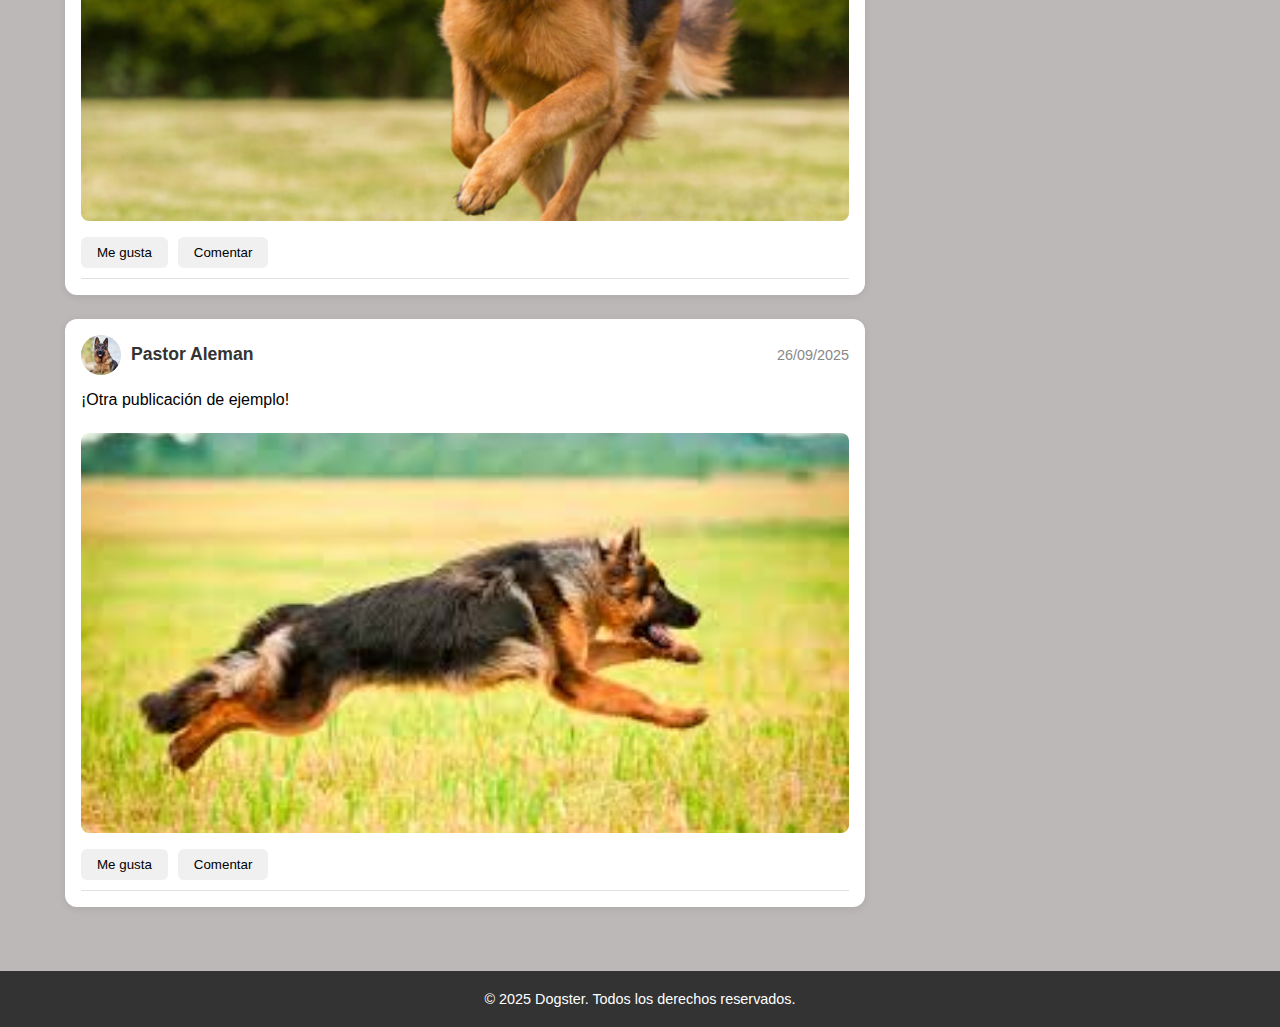
<file: viewprofiles/perfil2.html>
<!DOCTYPE html>
<html lang="en">
<head>
    <meta charset="UTF-8">
    <meta name="viewport" content="width=device-width, initial-scale=1.0">
    <title>Perfil de Dogster</title>
    <link rel="stylesheet" href="/style2.css">
</head>
<body>
    <nav class="navbar">
        <a href="/inicio.html" class="titulo">Dogster</a>
        <ul class="nav-links">
            <li><a href="/inicio.html">Inicio</a></li>
            <li><a href="/perfil.html" class="activo">Perfil</a></li>
            <li><a href="/index.html">Cambiar Perfil</a></li>
        </ul>
        <a href="/perfil.html" class="perfil-link-nav">
            <img src="/imgs/perro1.jpeg" alt="Perfil" class="perfil">
        </a>
    </nav>

    <div class="page-container">
        <div class="center-column">
            <main class="main-perfil">
                <div class="container">
                    <div class="perfil-header">
                        <img src="/imgs/pastor1.jpg" alt="Perfil" class="perfil-2">
                        <div>
                            <h2 class="Usuario">Pastor Aleman</h2>
                            <p class="perfil-bio">¡Este es un ejemplo de publicación! 🐶</p>
                            <button class="editar-btn">Siguiendo</button>
                        </div>
                    </div> 
                    <div class="perfil-info">
                        <h3>Información adicional</h3>
                        <p>Lorem ipsum dolor sit amet, consectetur adipisicing elit. Minus dignissimos facere sit quis autem deserunt, repellat numquam incidunt, impedit ut consequatur aut pariatur natus? Debitis, pariatur. Saepe repudiandae reprehenderit labore.</p>
                    </div>
                </div>
            </main>

            <main class="main-publicaciones">
                <section class="publicaciones">
                    <h2>Publicaciones</h2>

                    <div class="publicacion">
                        <div class="publicacion-header">
                            <img src="/imgs/pastor1.jpg" alt="Perfil" class="perfil">
                            <span class="usuario">Pastor Aleman</span>
                            <span class="fecha">hace un momento</span>
                        </div>
                        <div class="publicacion-contenido">
                            <p>¡Este es un ejemplo de publicación! 🐶</p>
                            <img src="/imgs/pastor2.jpeg" alt="Foto de publicación" class="foto-publicacion">
                        </div>
                        <div class="publicacion-footer">
                            <button>Me gusta</button>
                            <button>Comentar</button>
                        </div>
                        <div class="comentarios-seccion">
                            <div class="comentario">
                                <img src="/imgs/perro1.jpeg" alt="Perfil" class="perfil perfil-comentario">
                                <div class="comentario-bubble">
                                    <strong>Labrador (Tu)</strong>
                                    <p>¡Se ve increíble!</p>
                                </div>
                            </div>
                        </div>
                    </div>

                    <div class="publicacion">
                        <div class="publicacion-header">
                            <img src="/imgs/pastor1.jpg" alt="Perfil" class="perfil">
                            <span class="usuario">Pastor Aleman</span>
                            <span class="fecha">26/09/2025</span>
                        </div>
                        <div class="publicacion-contenido">
                            <p>¡Otra publicación de ejemplo!</p>
                            <img src="/imgs/pastor3.jpg" alt="Foto de publicación" class="foto-publicacion">
                        </div>
                        <div class="publicacion-footer">
                            <button>Me gusta</button>
                            <button>Comentar</button>
                        </div>
                    </div>

                    <div class="publicacion">
                        <div class="publicacion-header">
                            <img src="/imgs/pastor1.jpg" alt="Perfil" class="perfil">
                            <span class="usuario">Pastor Aleman</span>
                            <span class="fecha">26/09/2025</span>
                        </div>
                        <div class="publicacion-contenido">
                            <p>¡Otra publicación de ejemplo!</p>
                            <img src="/imgs/pastor4.jpeg" alt="Foto de publicación" class="foto-publicacion">
                        </div>
                        <div class="publicacion-footer">
                            <button>Me gusta</button>
                            <button>Comentar</button>
                        </div>
                    </div>
                </section>
            </main>
        </div>

        <aside class="chat-area">
            <h3>Chats</h3>
            <ul class="lista-chat">
                <li>
                    <a href="#" class="perfil-link">
                        <img src="/imgs/pastor1.jpg" alt="Perfil Amigo" class="perfil">
                        <span>Pastor Aleman</span>
                    </a>
                </li>
                <li>
                    <a href="#" class="perfil-link">
                        <img src="/imgs/chi1.jpg" alt="Perfil Amigo" class="perfil">
                        <span>Chihuahua</span>
                    </a>
                </li>
            </ul>
        </aside>
    </div>

    <div class="icono-chat-flotante">
        <span>💬</span>
    </div>  

    <footer>
        <p>&copy; 2025 Dogster. Todos los derechos reservados.</p>
    </footer>
</body>
</html>
</file>
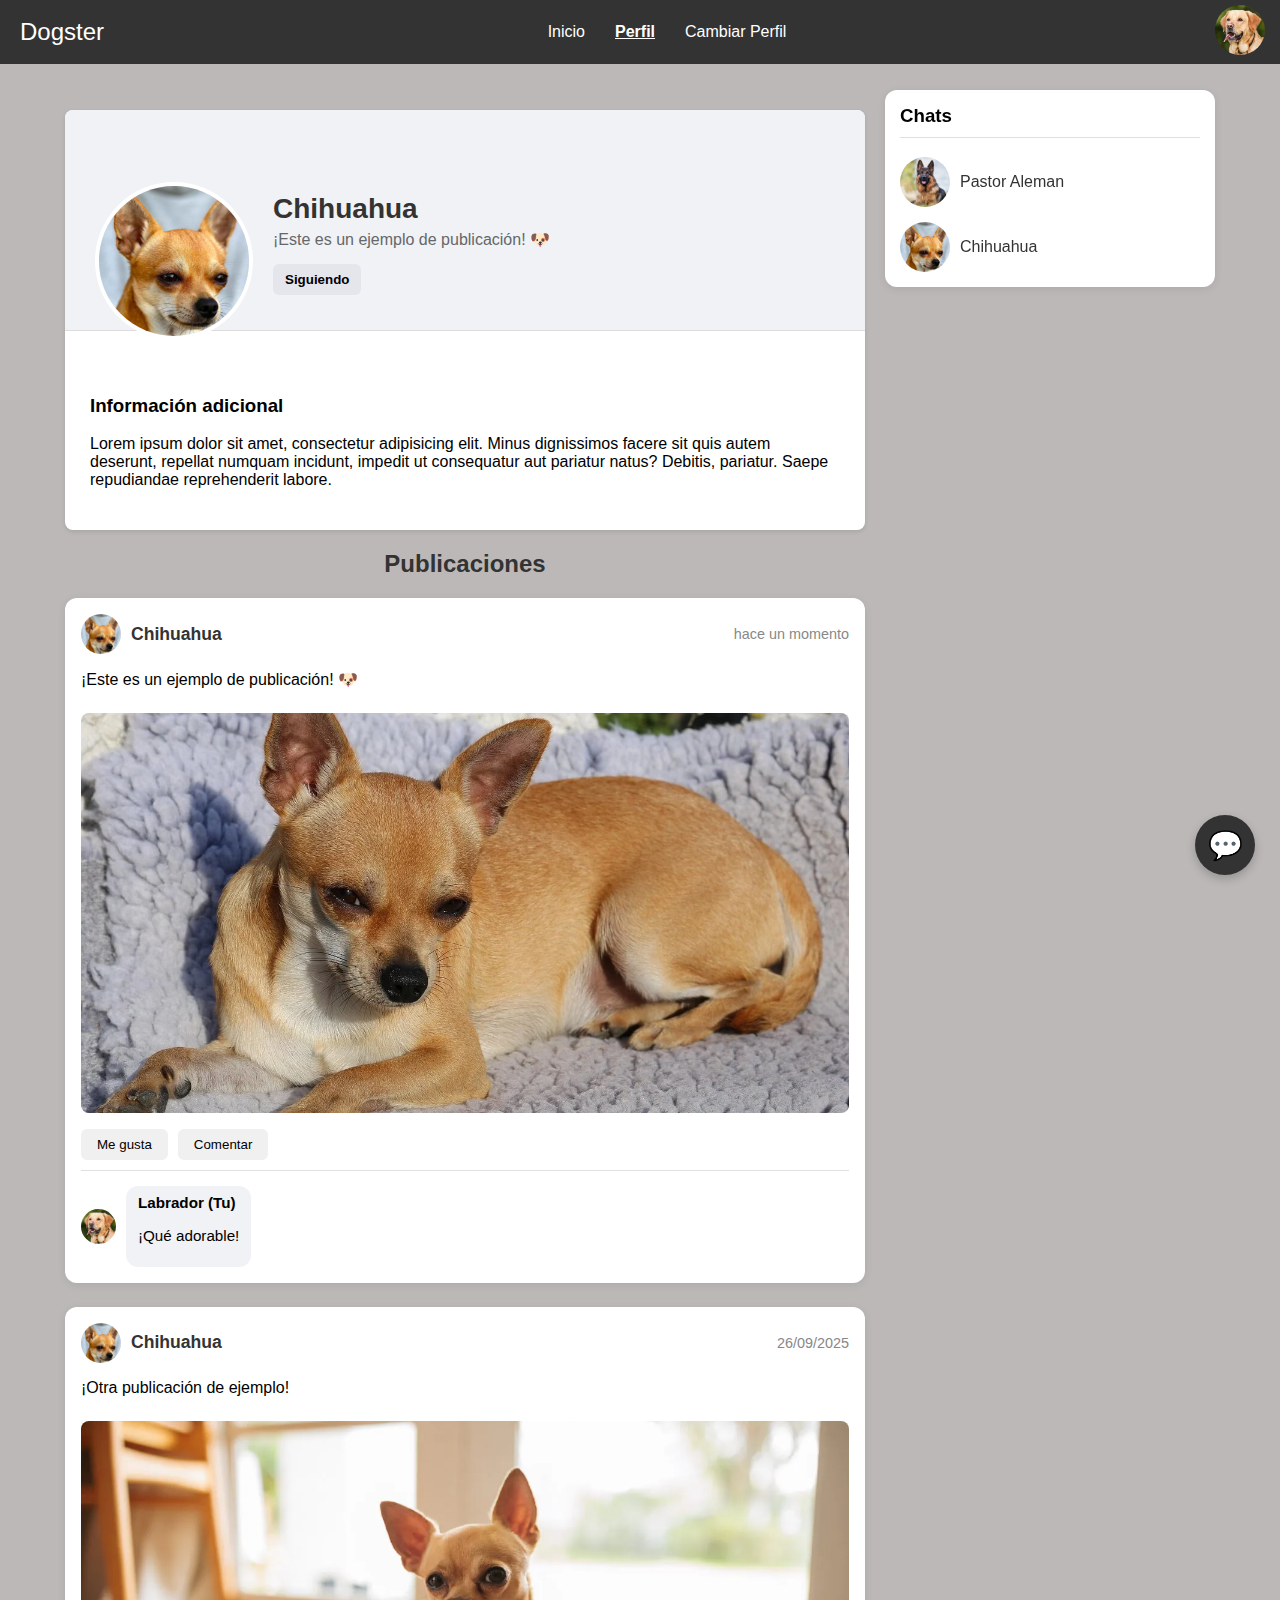
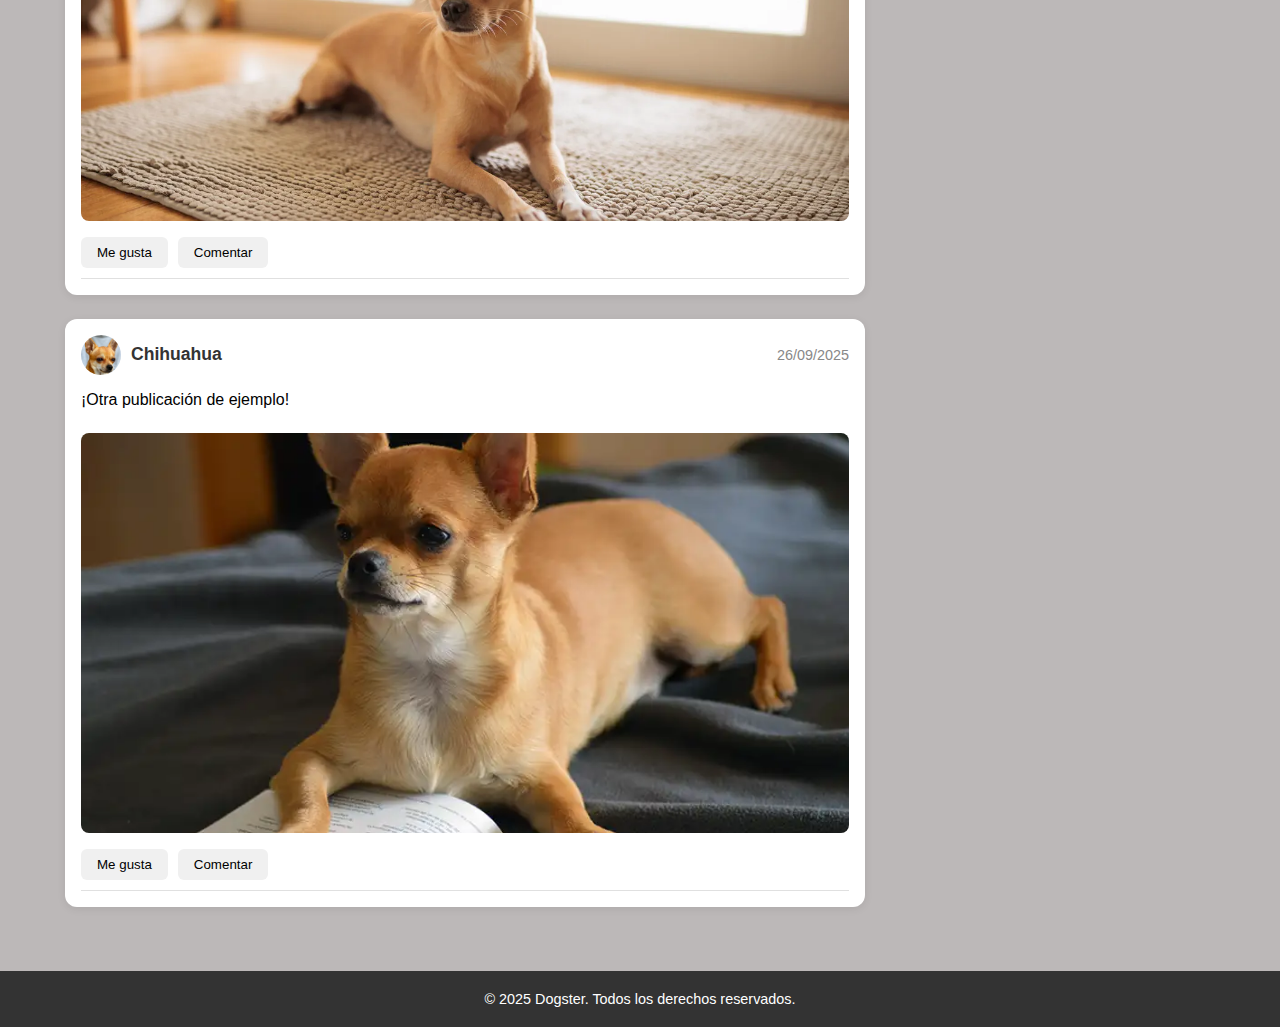
<file: viewprofiles/perfil3.html>
<!DOCTYPE html>
<html lang="en">
<head>
    <meta charset="UTF-8">
    <meta name="viewport" content="width=device-width, initial-scale=1.0">
    <title>Perfil de Dogster</title>
    <link rel="stylesheet" href="/style2.css">
</head>
<body>
    <nav class="navbar">
        <a href="/inicio.html" class="titulo">Dogster</a>
        <ul class="nav-links">
            <li><a href="/inicio.html">Inicio</a></li>
            <li><a href="/perfil.html" class="activo">Perfil</a></li>
            <li><a href="/index.html">Cambiar Perfil</a></li>
        </ul>
        <a href="/perfil.html" class="perfil-link-nav">
            <img src="/imgs/perro1.jpeg" alt="Perfil" class="perfil">
        </a>
    </nav>

    <div class="page-container">
        <div class="center-column">
            <main class="main-perfil">
                <div class="container">
                    <div class="perfil-header">
                        <img src="/imgs/chi1.jpg" alt="Perfil" class="perfil-2">
                        <div>
                            <h2 class="Usuario">Chihuahua</h2>
                            <p class="perfil-bio">¡Este es un ejemplo de publicación! 🐶</p>
                            <button class="editar-btn">Siguiendo</button>
                        </div>
                    </div> 
                    <div class="perfil-info">
                        <h3>Información adicional</h3>
                        <p>Lorem ipsum dolor sit amet, consectetur adipisicing elit. Minus dignissimos facere sit quis autem deserunt, repellat numquam incidunt, impedit ut consequatur aut pariatur natus? Debitis, pariatur. Saepe repudiandae reprehenderit labore.</p>
                    </div>
                </div>
            </main>

            <main class="main-publicaciones">
                <section class="publicaciones">
                    <h2>Publicaciones</h2>

                    <div class="publicacion">
                        <div class="publicacion-header">
                            <img src="/imgs/chi1.jpg" alt="Perfil" class="perfil">
                            <span class="usuario">Chihuahua</span>
                            <span class="fecha">hace un momento</span>
                        </div>
                        <div class="publicacion-contenido">
                            <p>¡Este es un ejemplo de publicación! 🐶</p>
                            <img src="/imgs/chi2.webp" alt="Foto de publicación" class="foto-publicacion">
                        </div>
                        <div class="publicacion-footer">
                            <button>Me gusta</button>
                            <button>Comentar</button>
                        </div>
                        <div class="comentarios-seccion">
                            <div class="comentario">
                                <img src="/imgs/perro1.jpeg" alt="Perfil" class="perfil perfil-comentario">
                                <div class="comentario-bubble">
                                    <strong>Labrador (Tu)</strong>
                                    <p>¡Qué adorable!</p>
                                </div>
                            </div>
                        </div>
                    </div>

                    <div class="publicacion">
                        <div class="publicacion-header">
                            <img src="/imgs/chi1.jpg" alt="Perfil" class="perfil">
                            <span class="usuario">Chihuahua</span>
                            <span class="fecha">26/09/2025</span>
                        </div>
                        <div class="publicacion-contenido">
                            <p>¡Otra publicación de ejemplo!</p>
                            <img src="/imgs/chi3.webp" alt="Foto de publicación" class="foto-publicacion">
                        </div>
                        <div class="publicacion-footer">
                            <button>Me gusta</button>
                            <button>Comentar</button>
                        </div>
                    </div>

                    <div class="publicacion">
                        <div class="publicacion-header">
                            <img src="/imgs/chi1.jpg" alt="Perfil" class="perfil">
                            <span class="usuario">Chihuahua</span>
                            <span class="fecha">26/09/2025</span>
                        </div>
                        <div class="publicacion-contenido">
                            <p>¡Otra publicación de ejemplo!</p>
                            <img src="/imgs/chi4.webp" alt="Foto de publicación" class="foto-publicacion">
                        </div>
                        <div class="publicacion-footer">
                            <button>Me gusta</button>
                            <button>Comentar</button>
                        </div>
                    </div>
                </section>
            </main>
        </div>
        
        <aside class="chat-area">
            <h3>Chats</h3>
            <ul class="lista-chat">
                <li>
                    <a href="#" class="perfil-link">
                        <img src="/imgs/pastor1.jpg" alt="Perfil Amigo" class="perfil">
                        <span>Pastor Aleman</span>
                    </a>
                </li>
                <li>
                    <a href="#" class="perfil-link">
                        <img src="/imgs/chi1.jpg" alt="Perfil Amigo" class="perfil">
                        <span>Chihuahua</span>
                    </a>
                </li>
            </ul>
        </aside>
    </div>

    <div class="icono-chat-flotante">
        <span>💬</span>
    </div>

    <footer>
        <p>&copy; 2025 Dogster. Todos los derechos reservados.</p>
    </footer>
</body>
</html>
</file>
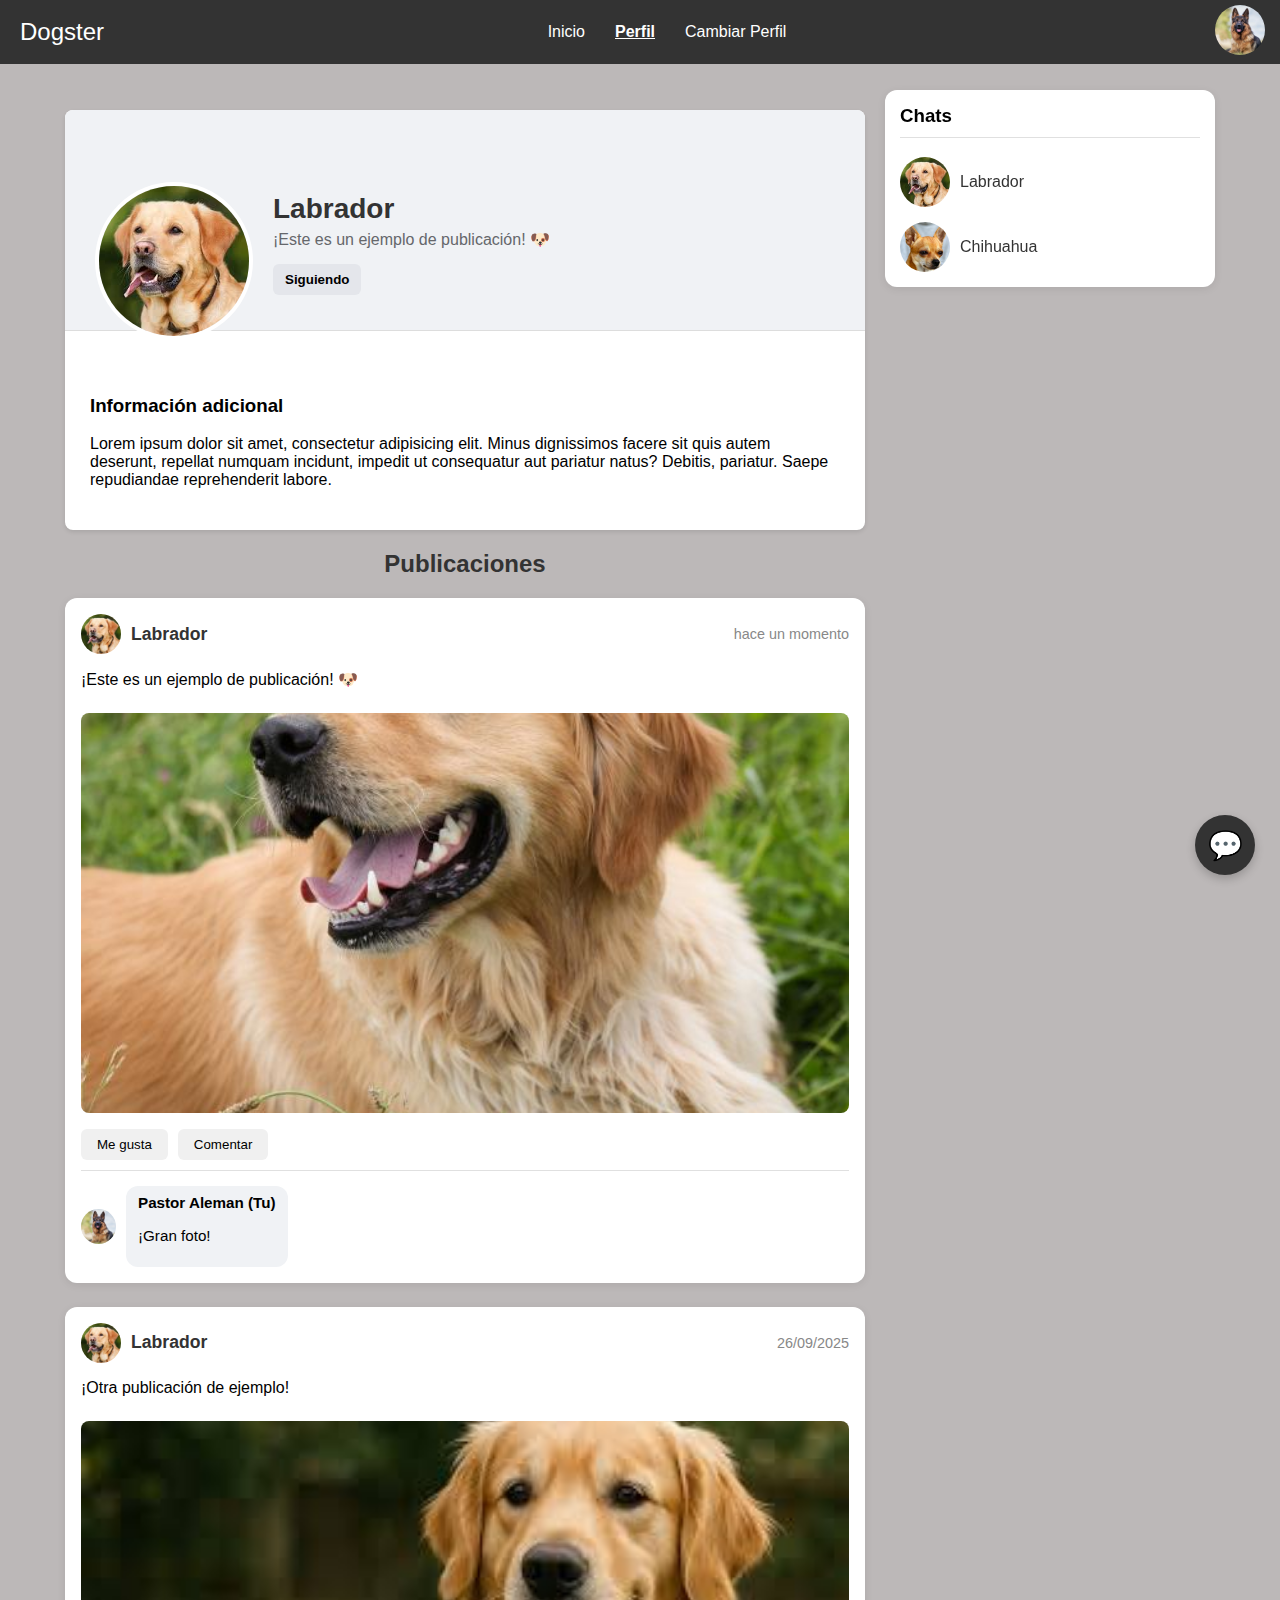
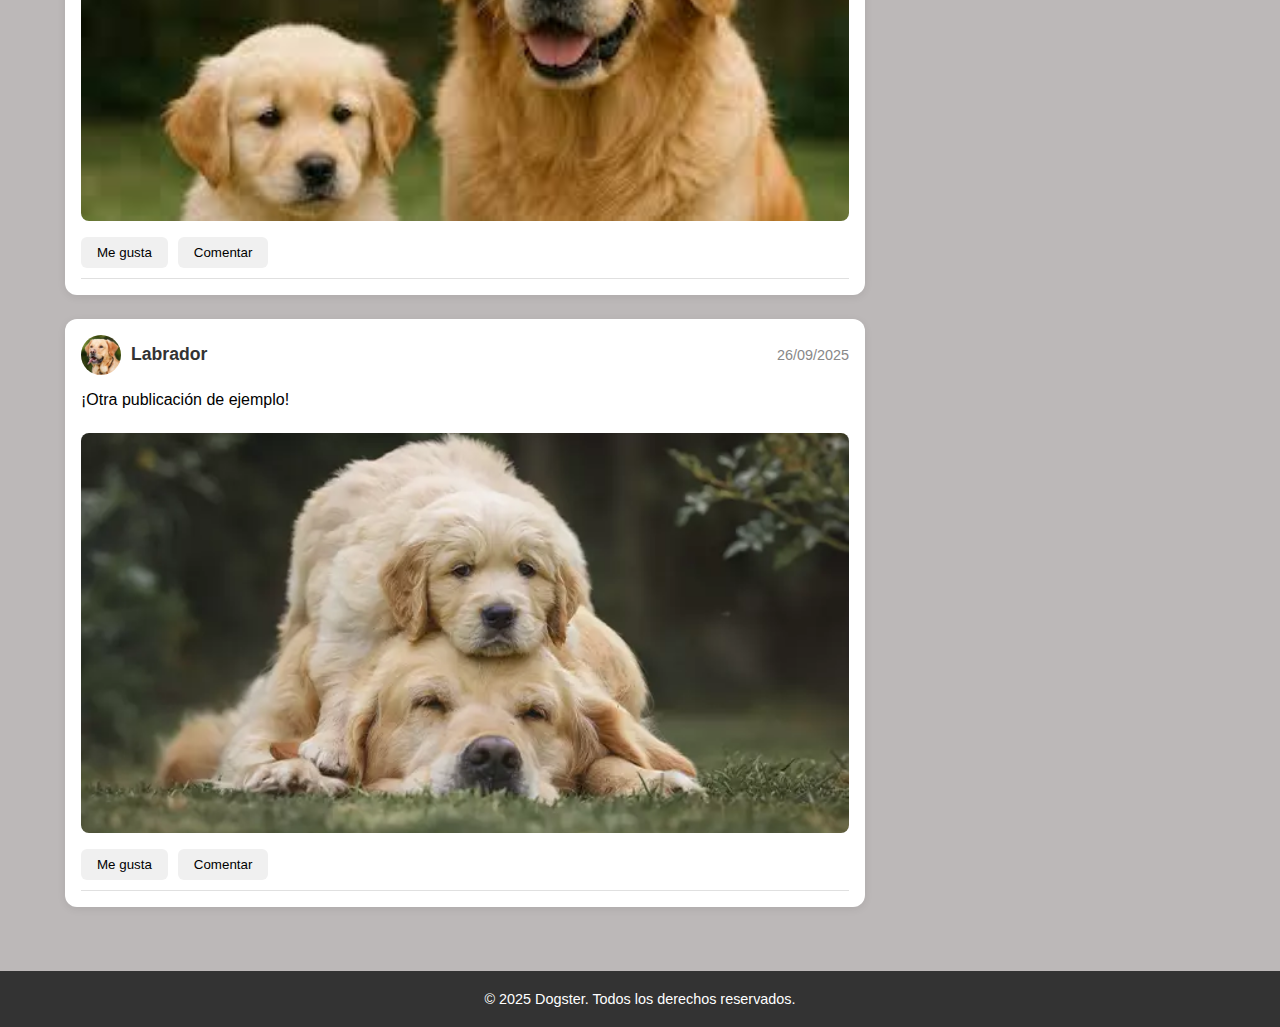
<file: viewprofiles2/perfil.html>
<!DOCTYPE html>
<html lang="en">
<head>
    <meta charset="UTF-8">
    <meta name="viewport" content="width=device-width, initial-scale=1.0">
    <title>Perfil de Dogster</title>
    <link rel="stylesheet" href="/style2.css">
</head>
<body>
    <nav class="navbar">
        <a href="/inicio2.html" class="titulo">Dogster</a>
        <ul class="nav-links">
            <li><a href="/inicio2.html">Inicio</a></li>
            <li><a href="/perfil2.html" class="activo">Perfil</a></li>
            <li><a href="/index.html">Cambiar Perfil</a></li>
        </ul>
        <a href="/perfil2.html" class="perfil-link-nav">
            <img src="/imgs/pastor1.jpg" alt="Perfil" class="perfil">
        </a>
    </nav>

    <div class="page-container">
        <div class="center-column">
            <main class="main-perfil">
                <div class="container">
                    <div class="perfil-header">
                        <img src="/imgs/perro1.jpeg" alt="Perfil" class="perfil-2">
                        <div>
                            <h2 class="Usuario">Labrador</h2>
                            <p class="perfil-bio">¡Este es un ejemplo de publicación! 🐶</p>
                            <button class="editar-btn">Siguiendo</button>
                        </div>
                    </div> 
                    <div class="perfil-info">
                        <h3>Información adicional</h3>
                        <p>Lorem ipsum dolor sit amet, consectetur adipisicing elit. Minus dignissimos facere sit quis autem deserunt, repellat numquam incidunt, impedit ut consequatur aut pariatur natus? Debitis, pariatur. Saepe repudiandae reprehenderit labore.</p>
                    </div>
                </div>
            </main>

            <main class="main-publicaciones">
                <section class="publicaciones">
                    <h2>Publicaciones</h2>

                    <div class="publicacion">
                        <div class="publicacion-header">
                            <img src="/imgs/perro1.jpeg" alt="Perfil" class="perfil">
                            <span class="usuario">Labrador</span>
                            <span class="fecha">hace un momento</span>
                        </div>
                        <div class="publicacion-contenido">
                            <p>¡Este es un ejemplo de publicación! 🐶</p>
                            <img src="/imgs/perro2.jpg" alt="Foto de publicación" class="foto-publicacion">
                        </div>
                        <div class="publicacion-footer">
                            <button>Me gusta</button>
                            <button>Comentar</button>
                        </div>
                        <div class="comentarios-seccion">
                            <div class="comentario">
                                <img src="/imgs/pastor1.jpg" alt="Perfil" class="perfil perfil-comentario">
                                <div class="comentario-bubble">
                                    <strong>Pastor Aleman (Tu)</strong>
                                    <p>¡Gran foto!</p>
                                </div>
                            </div>
                        </div>
                    </div>

                    <div class="publicacion">
                        <div class="publicacion-header">
                            <img src="/imgs/perro1.jpeg" alt="Perfil" class="perfil">
                            <span class="usuario">Labrador</span>
                            <span class="fecha">26/09/2025</span>
                        </div>
                        <div class="publicacion-contenido">
                            <p>¡Otra publicación de ejemplo!</p>
                            <img src="/imgs/perro3.jpeg" alt="Foto de publicación" class="foto-publicacion">
                        </div>
                        <div class="publicacion-footer">
                            <button>Me gusta</button>
                            <button>Comentar</button>
                        </div>
                    </div>

                    <div class="publicacion">
                        <div class="publicacion-header">
                            <img src="/imgs/perro1.jpeg" alt="Perfil" class="perfil">
                            <span class="usuario">Labrador</span>
                            <span class="fecha">26/09/2025</span>
                        </div>
                        <div class="publicacion-contenido">
                            <p>¡Otra publicación de ejemplo!</p>
                            <img src="/imgs/perro4.webp" alt="Foto de publicación" class="foto-publicacion">
                        </div>
                        <div class="publicacion-footer">
                            <button>Me gusta</button>
                            <button>Comentar</button>
                        </div>
                    </div>
                </section>
            </main>
        </div>

        <aside class="chat-area">
            <h3>Chats</h3>
            <ul class="lista-chat">
                <li>
                    <a href="#" class="perfil-link">
                        <img src="/imgs/perro1.jpeg" alt="Perfil Amigo" class="perfil">
                        <span>Labrador</span>
                    </a>
                </li>
                <li>
                    <a href="#" class="perfil-link">
                        <img src="/imgs/chi1.jpg" alt="Perfil Amigo" class="perfil">
                        <span>Chihuahua</span>
                    </a>
                </li>
            </ul>
        </aside>
    </div>

    <div class="icono-chat-flotante">
        <span>💬</span>
    </div>  

    <footer>
        <p>&copy; 2025 Dogster. Todos los derechos reservados.</p>
    </footer>
</body>
</html>
</file>
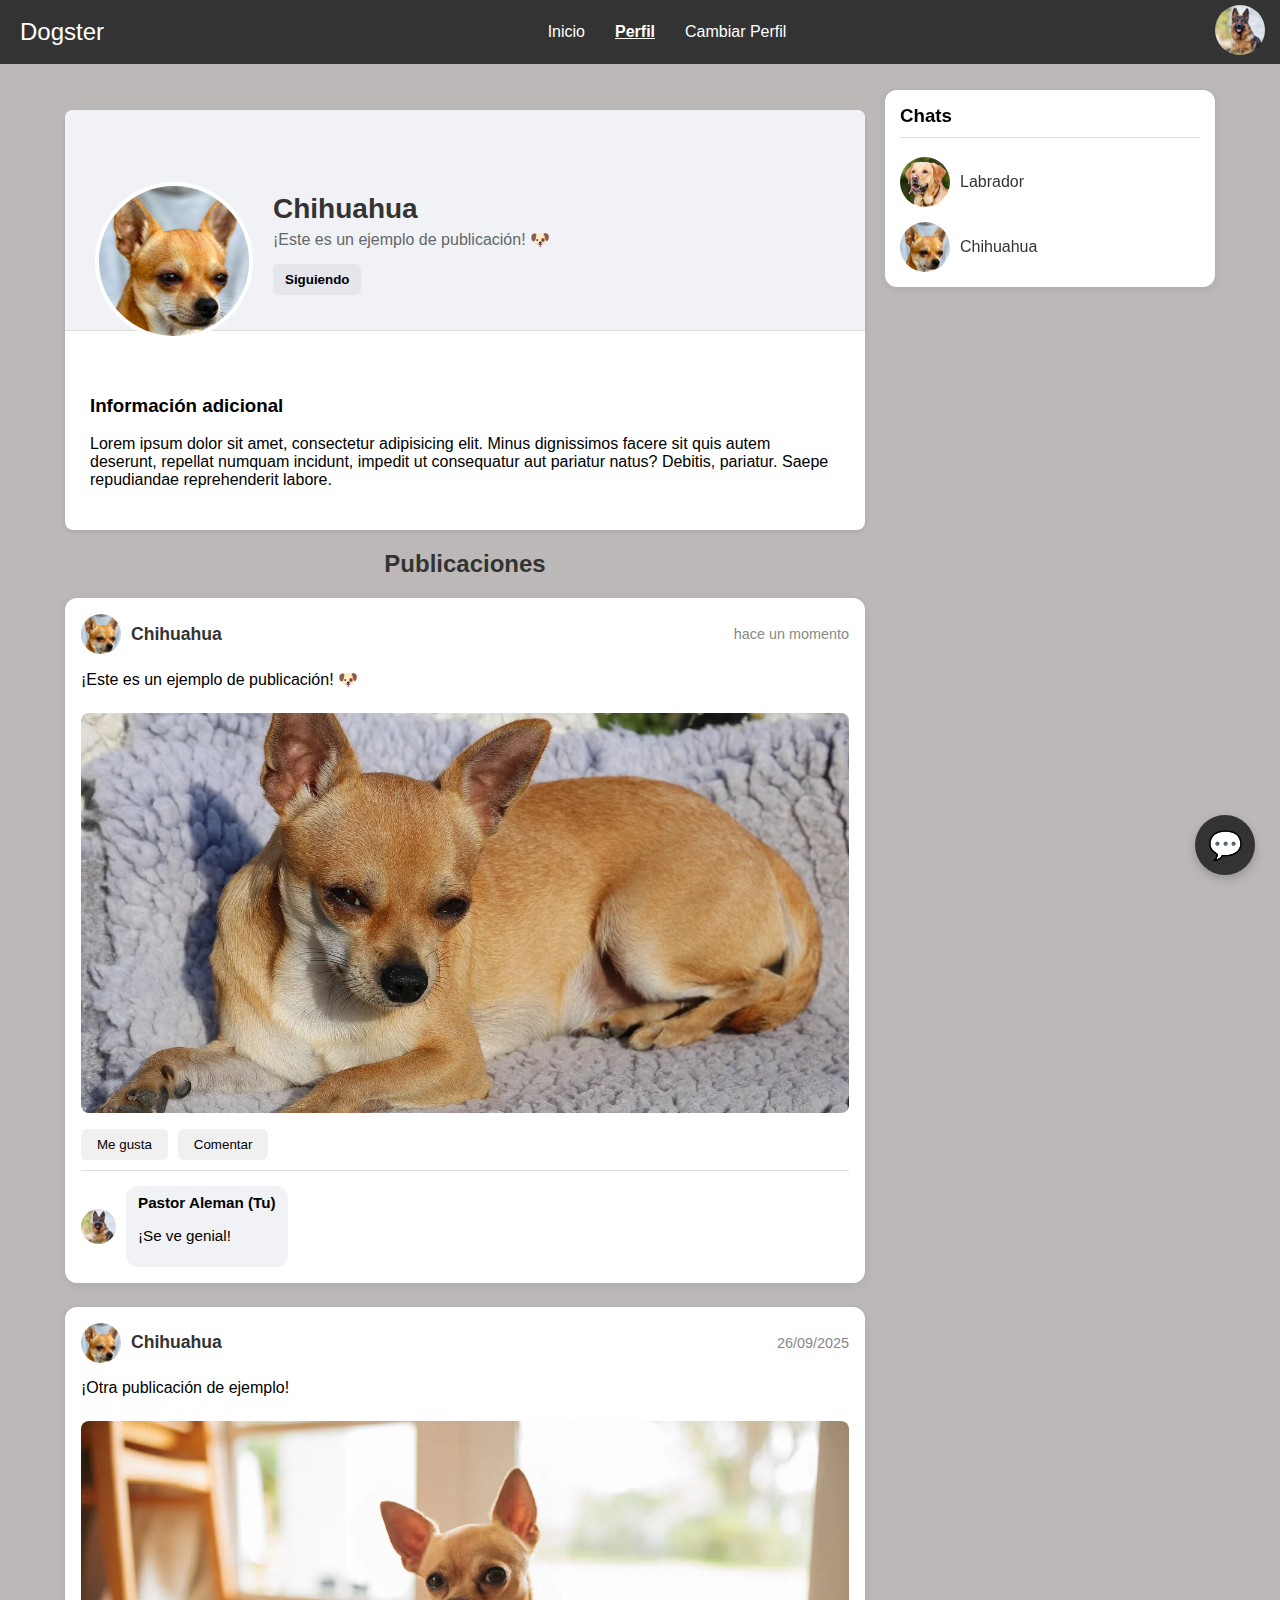
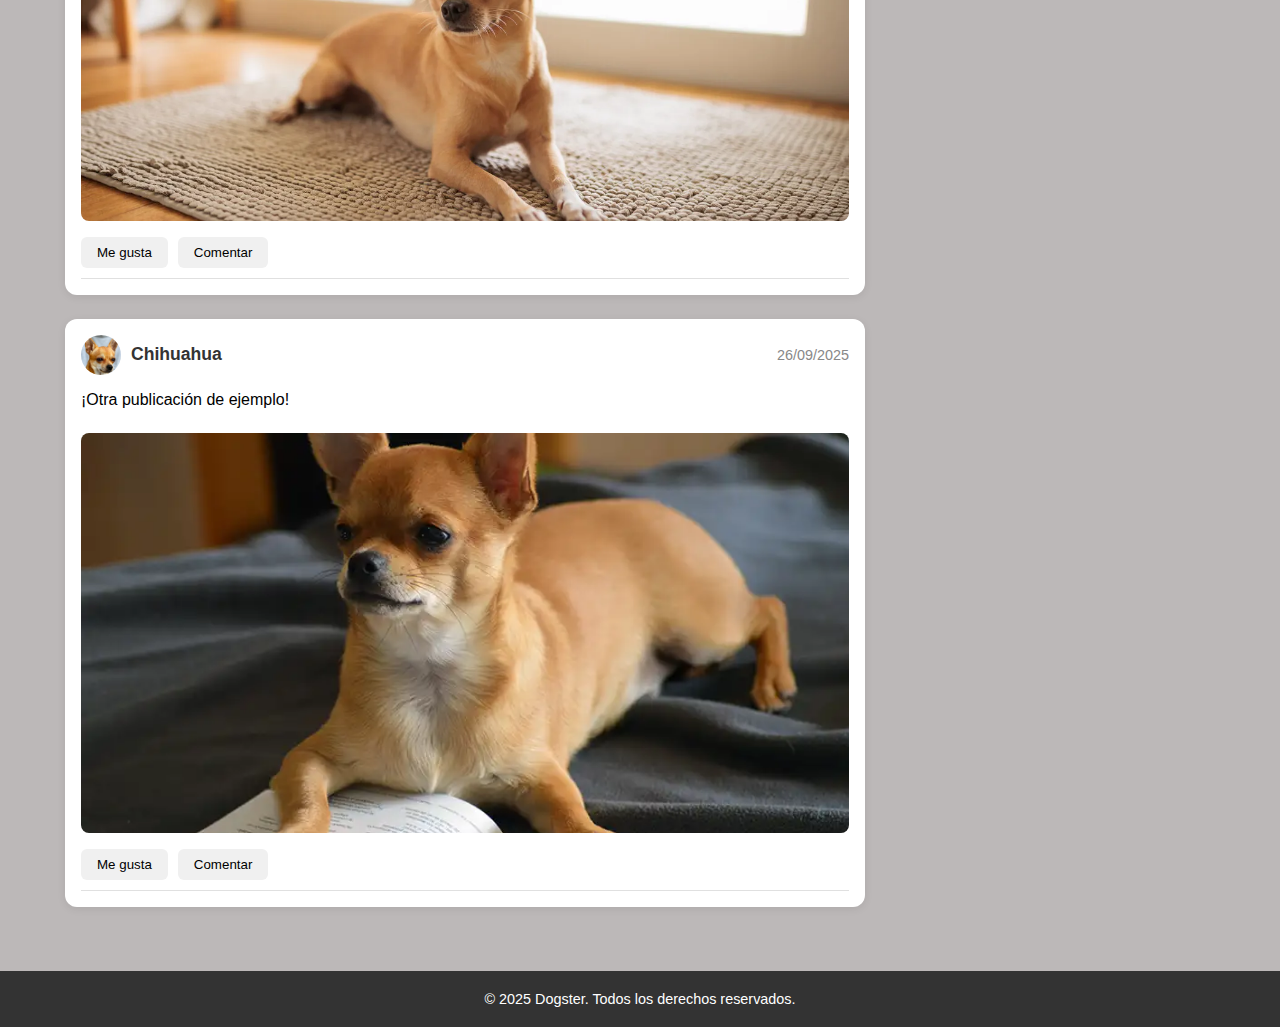
<file: viewprofiles2/perfil3.html>
<!DOCTYPE html>
<html lang="en">
<head>
    <meta charset="UTF-8">
    <meta name="viewport" content="width=device-width, initial-scale=1.0">
    <title>Perfil de Dogster</title>
    <link rel="stylesheet" href="/style2.css">
</head>
<body>
    <nav class="navbar">
        <a href="/inicio2.html" class="titulo">Dogster</a>
        <ul class="nav-links">
            <li><a href="/inicio2.html">Inicio</a></li>
            <li><a href="/perfil2.html" class="activo">Perfil</a></li>
            <li><a href="/index.html">Cambiar Perfil</a></li>
        </ul>
        <a href="/perfil2.html" class="perfil-link-nav">
            <img src="/imgs/pastor1.jpg" alt="Perfil" class="perfil">
        </a>
    </nav>

    <div class="page-container">
        <div class="center-column">
            <main class="main-perfil">
                <div class="container">
                    <div class="perfil-header">
                        <img src="/imgs/chi1.jpg" alt="Perfil" class="perfil-2">
                        <div>
                            <h2 class="Usuario">Chihuahua</h2>
                            <p class="perfil-bio">¡Este es un ejemplo de publicación! 🐶</p>
                            <button class="editar-btn">Siguiendo</button>
                        </div>
                    </div> 
                    <div class="perfil-info">
                        <h3>Información adicional</h3>
                        <p>Lorem ipsum dolor sit amet, consectetur adipisicing elit. Minus dignissimos facere sit quis autem deserunt, repellat numquam incidunt, impedit ut consequatur aut pariatur natus? Debitis, pariatur. Saepe repudiandae reprehenderit labore.</p>
                    </div>
                </div>
            </main>

            <main class="main-publicaciones">
                <section class="publicaciones">
                    <h2>Publicaciones</h2>

                    <div class="publicacion">
                        <div class="publicacion-header">
                            <img src="/imgs/chi1.jpg" alt="Perfil" class="perfil">
                            <span class="usuario">Chihuahua</span>
                            <span class="fecha">hace un momento</span>
                        </div>
                        <div class="publicacion-contenido">
                            <p>¡Este es un ejemplo de publicación! 🐶</p>
                            <img src="/imgs/chi2.webp" alt="Foto de publicación" class="foto-publicacion">
                        </div>
                        <div class="publicacion-footer">
                            <button>Me gusta</button>
                            <button>Comentar</button>
                        </div>
                        <div class="comentarios-seccion">
                            <div class="comentario">
                                <img src="/imgs/pastor1.jpg" alt="Perfil" class="perfil perfil-comentario">
                                <div class="comentario-bubble">
                                    <strong>Pastor Aleman (Tu)</strong>
                                    <p>¡Se ve genial!</p>
                                </div>
                            </div>
                        </div>
                    </div>

                    <div class="publicacion">
                        <div class="publicacion-header">
                            <img src="/imgs/chi1.jpg" alt="Perfil" class="perfil">
                            <span class="usuario">Chihuahua</span>
                            <span class="fecha">26/09/2025</span>
                        </div>
                        <div class="publicacion-contenido">
                            <p>¡Otra publicación de ejemplo!</p>
                            <img src="/imgs/chi3.webp" alt="Foto de publicación" class="foto-publicacion">
                        </div>
                        <div class="publicacion-footer">
                            <button>Me gusta</button>
                            <button>Comentar</button>
                        </div>
                    </div>

                    <div class="publicacion">
                        <div class="publicacion-header">
                            <img src="/imgs/chi1.jpg" alt="Perfil" class="perfil">
                            <span class="usuario">Chihuahua</span>
                            <span class="fecha">26/09/2025</span>
                        </div>
                        <div class="publicacion-contenido">
                            <p>¡Otra publicación de ejemplo!</p>
                            <img src="/imgs/chi4.webp" alt="Foto de publicación" class="foto-publicacion">
                        </div>
                        <div class="publicacion-footer">
                            <button>Me gusta</button>
                            <button>Comentar</button>
                        </div>
                    </div>
                </section>
            </main>
        </div>

        <aside class="chat-area">
            <h3>Chats</h3>
            <ul class="lista-chat">
                <li>
                    <a href="#" class="perfil-link">
                        <img src="/imgs/perro1.jpeg" alt="Perfil Amigo" class="perfil">
                        <span>Labrador</span>
                    </a>
                </li>
                <li>
                    <a href="#" class="perfil-link">
                        <img src="/imgs/chi1.jpg" alt="Perfil Amigo" class="perfil">
                        <span>Chihuahua</span>
                    </a>
                </li>
            </ul>
        </aside>
    </div>

    <div class="icono-chat-flotante">
        <span>💬</span>
    </div>    

    <footer>
        <p>&copy; 2025 Dogster. Todos los derechos reservados.</p>
    </footer>
</body>
</html>
</file>
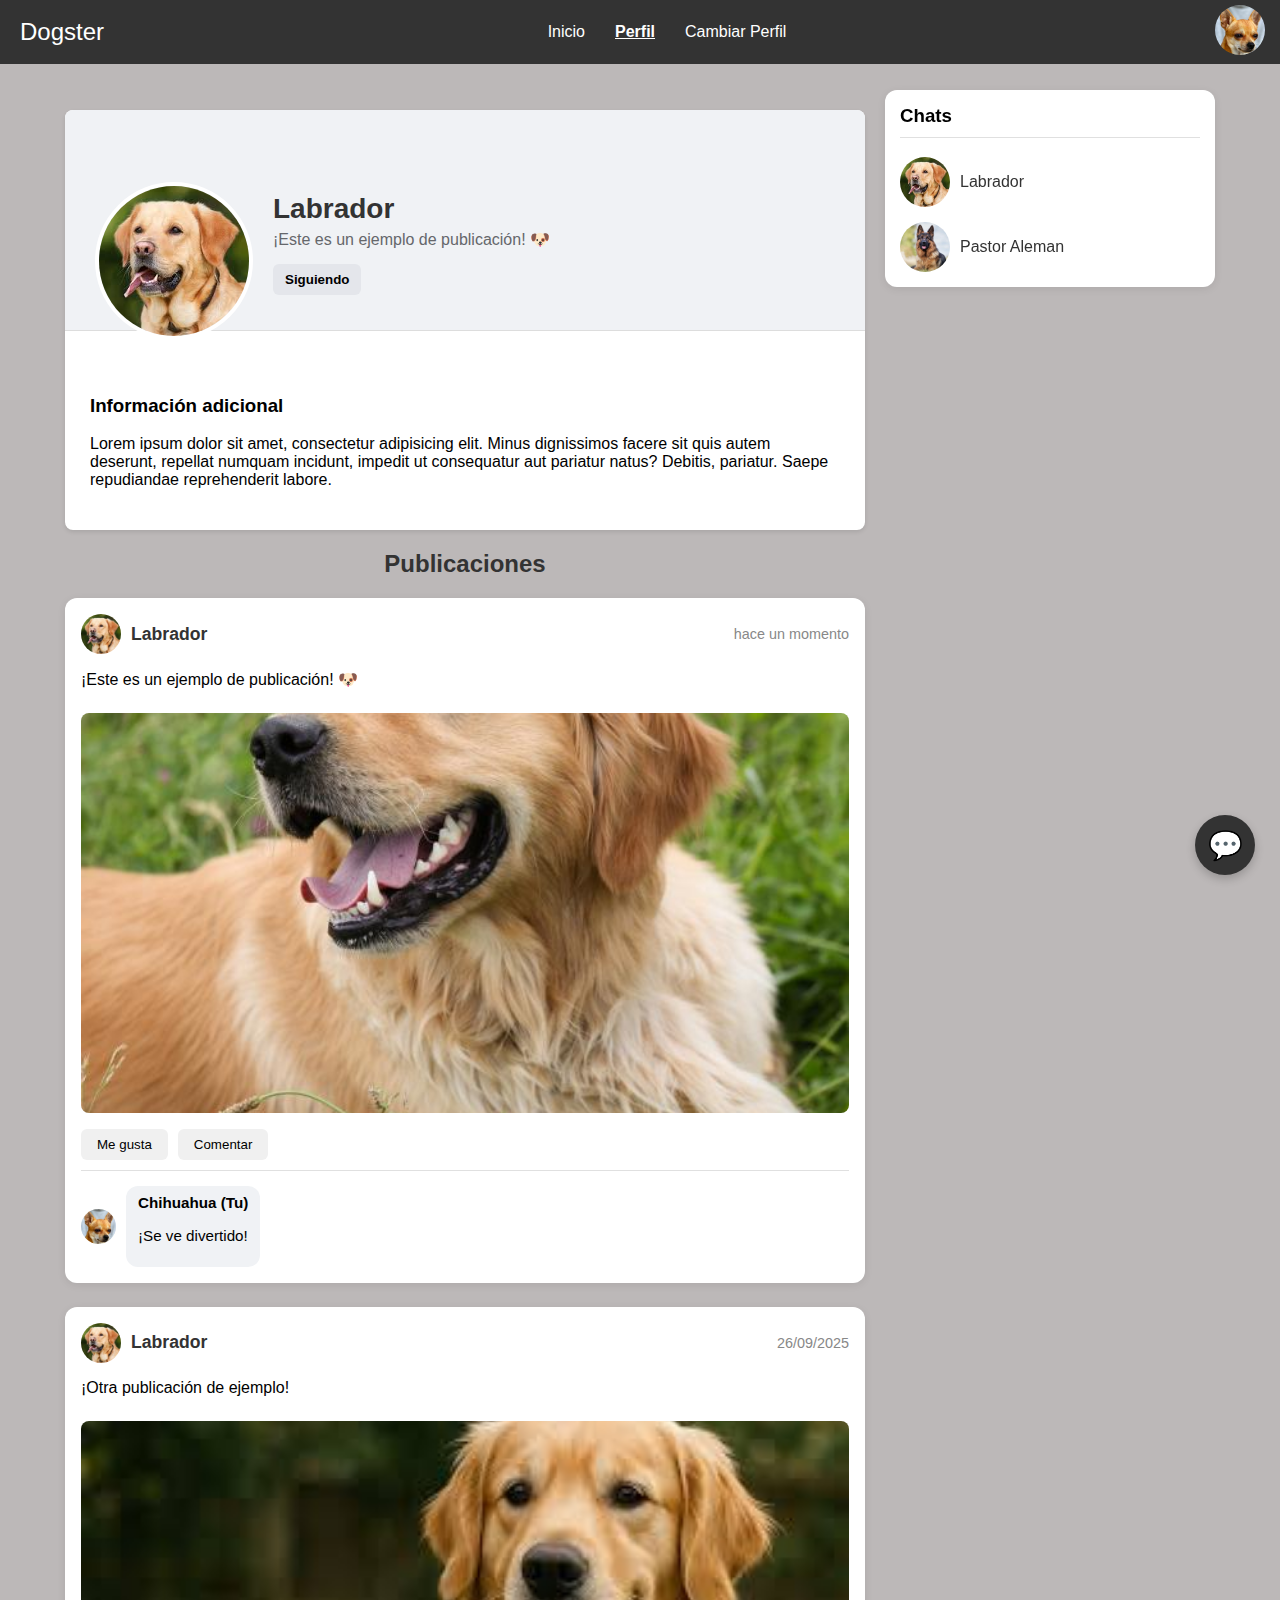
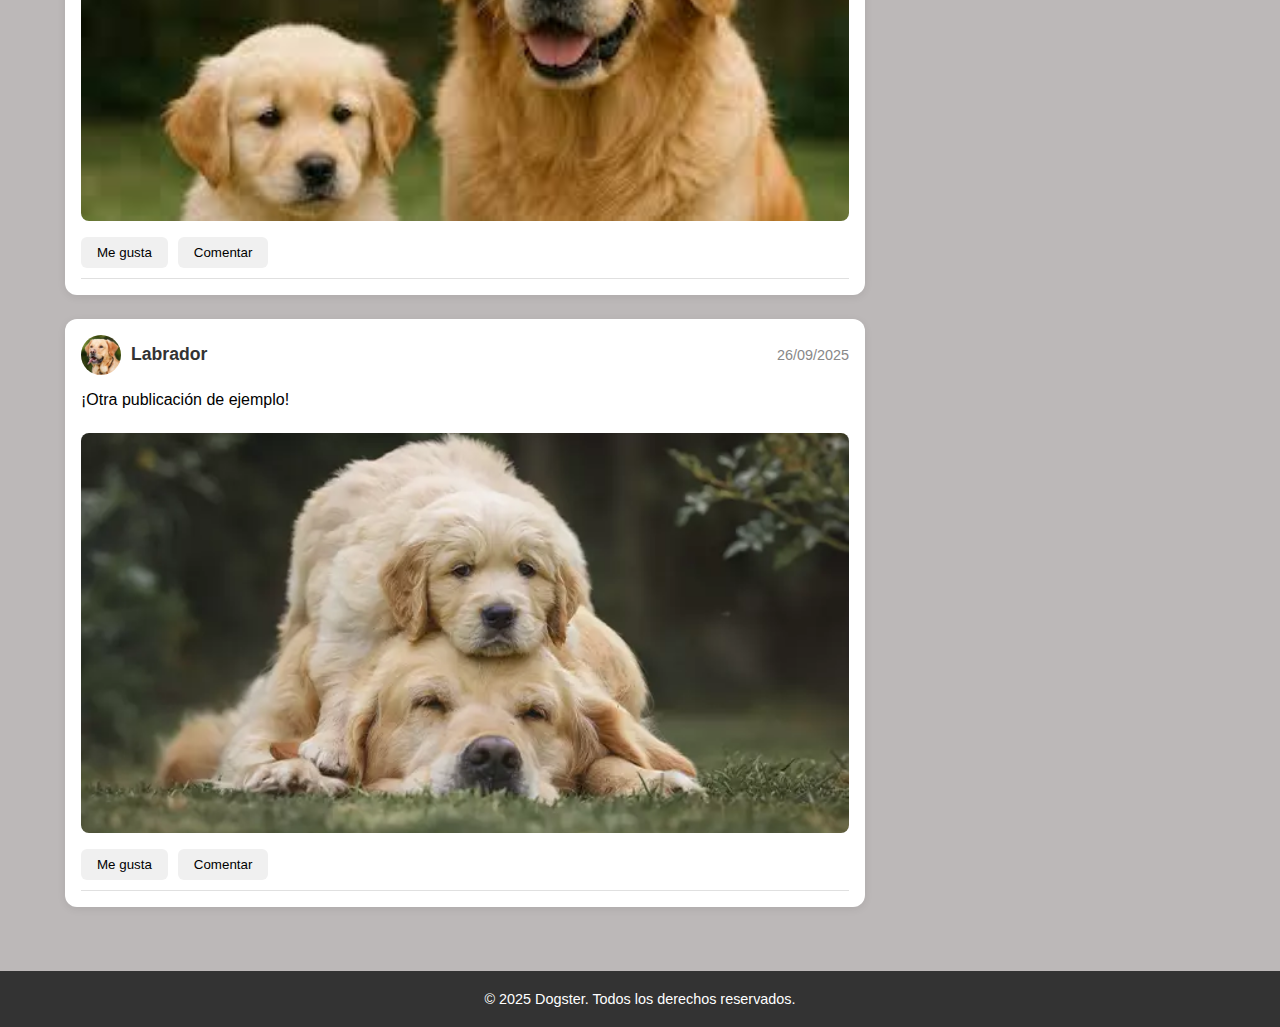
<file: viewprofiles3/perfil.html>
<!DOCTYPE html>
<html lang="en">
<head>
    <meta charset="UTF-8">
    <meta name="viewport" content="width=device-width, initial-scale=1.0">
    <title>Perfil de Dogster</title>
    <link rel="stylesheet" href="/style2.css">
</head>
<body>
    <nav class="navbar">
        <a href="/inicio3.html" class="titulo">Dogster</a>
        <ul class="nav-links">
            <li><a href="/inicio3.html">Inicio</a></li>
            <li><a href="/perfil3.html" class="activo">Perfil</a></li>
            <li><a href="/index.html">Cambiar Perfil</a></li>
        </ul>
        <a href="/perfil3.html" class="perfil-link-nav">
            <img src="/imgs/chi1.jpg" alt="Perfil" class="perfil">
        </a>
    </nav>

    <div class="page-container">
        <div class="center-column">
            <main class="main-perfil">
                <div class="container">
                    <div class="perfil-header">
                        <img src="/imgs/perro1.jpeg" alt="Perfil" class="perfil-2">
                        <div>
                            <h2 class="Usuario">Labrador</h2>
                            <p class="perfil-bio">¡Este es un ejemplo de publicación! 🐶</p>
                            <button class="editar-btn">Siguiendo</button>
                        </div>
                    </div> 
                    <div class="perfil-info">
                        <h3>Información adicional</h3>
                        <p>Lorem ipsum dolor sit amet, consectetur adipisicing elit. Minus dignissimos facere sit quis autem deserunt, repellat numquam incidunt, impedit ut consequatur aut pariatur natus? Debitis, pariatur. Saepe repudiandae reprehenderit labore.</p>
                    </div>
                </div>
            </main>

            <main class="main-publicaciones">
                <section class="publicaciones">
                    <h2>Publicaciones</h2>

                    <div class="publicacion">
                        <div class="publicacion-header">
                            <img src="/imgs/perro1.jpeg" alt="Perfil" class="perfil">
                            <span class="usuario">Labrador</span>
                            <span class="fecha">hace un momento</span>
                        </div>
                        <div class="publicacion-contenido">
                            <p>¡Este es un ejemplo de publicación! 🐶</p>
                            <img src="/imgs/perro2.jpg" alt="Foto de publicación" class="foto-publicacion">
                        </div>
                        <div class="publicacion-footer">
                            <button>Me gusta</button>
                            <button>Comentar</button>
                        </div>
                        <div class="comentarios-seccion">
                            <div class="comentario">
                                <img src="/imgs/chi1.jpg" alt="Perfil" class="perfil perfil-comentario">
                                <div class="comentario-bubble">
                                    <strong>Chihuahua (Tu)</strong>
                                    <p>¡Se ve divertido!</p>
                                </div>
                            </div>
                        </div>
                    </div>

                    <div class="publicacion">
                        <div class="publicacion-header">
                            <img src="/imgs/perro1.jpeg" alt="Perfil" class="perfil">
                            <span class="usuario">Labrador</span>
                            <span class="fecha">26/09/2025</span>
                        </div>
                        <div class="publicacion-contenido">
                            <p>¡Otra publicación de ejemplo!</p>
                            <img src="/imgs/perro3.jpeg" alt="Foto de publicación" class="foto-publicacion">
                        </div>
                        <div class="publicacion-footer">
                            <button>Me gusta</button>
                            <button>Comentar</button>
                        </div>
                    </div>

                    <div class="publicacion">
                        <div class="publicacion-header">
                            <img src="/imgs/perro1.jpeg" alt="Perfil" class="perfil">
                            <span class="usuario">Labrador</span>
                            <span class="fecha">26/09/2025</span>
                        </div>
                        <div class="publicacion-contenido">
                            <p>¡Otra publicación de ejemplo!</p>
                            <img src="/imgs/perro4.webp" alt="Foto de publicación" class="foto-publicacion">
                        </div>
                        <div class="publicacion-footer">
                            <button>Me gusta</button>
                            <button>Comentar</button>
                        </div>
                    </div>
                </section>
            </main>
        </div>

        <aside class="chat-area">
            <h3>Chats</h3>
            <ul class="lista-chat">
                <li>
                    <a href="#" class="perfil-link">
                        <img src="/imgs/perro1.jpeg" alt="Perfil Amigo" class="perfil">
                        <span>Labrador</span>
                    </a>
                </li>
                <li>
                    <a href="#" class="perfil-link">
                        <img src="/imgs/pastor1.jpg" alt="Perfil Amigo" class="perfil">
                        <span>Pastor Aleman</span>
                    </a>
                </li>
            </ul>
        </aside>
    </div>

    <div class="icono-chat-flotante">
        <span>💬</span>
    </div>  

    <footer>
        <p>&copy; 2025 Dogster. Todos los derechos reservados.</p>
    </footer>
</body>
</html>
</file>
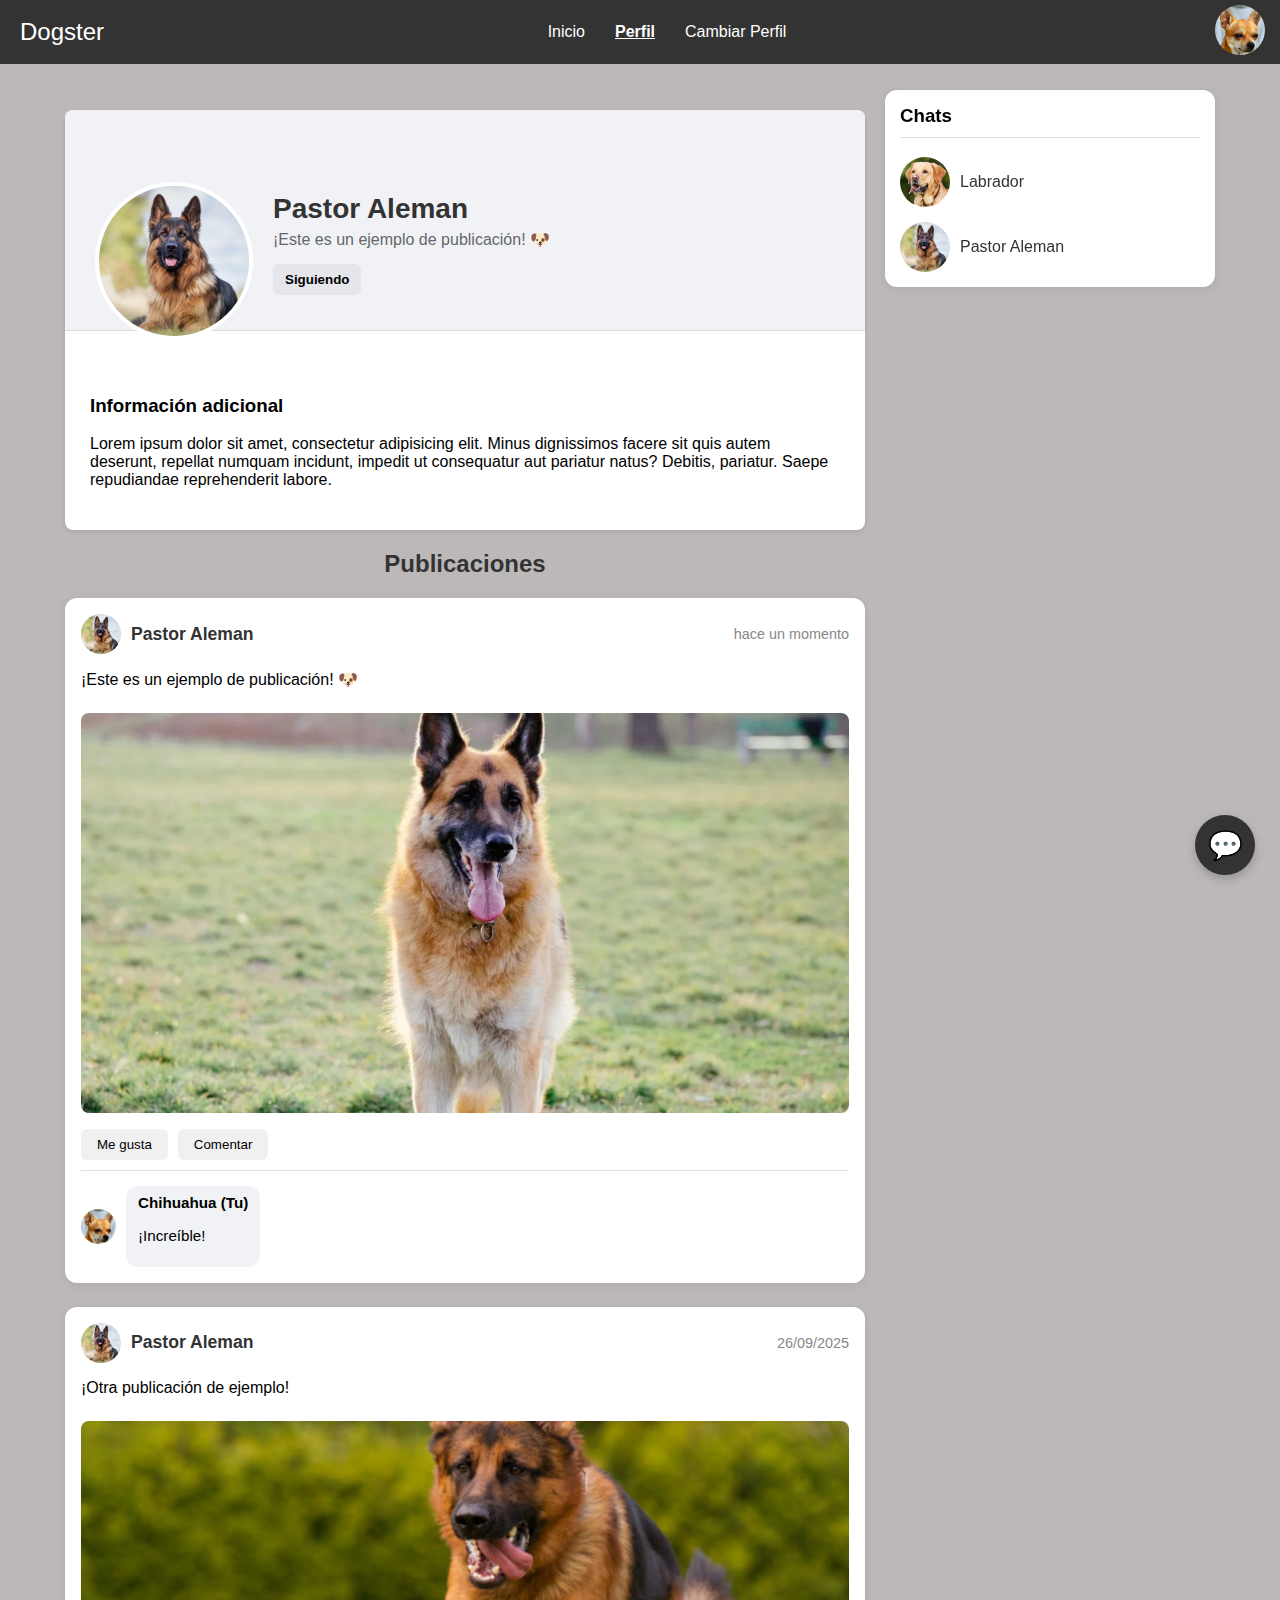
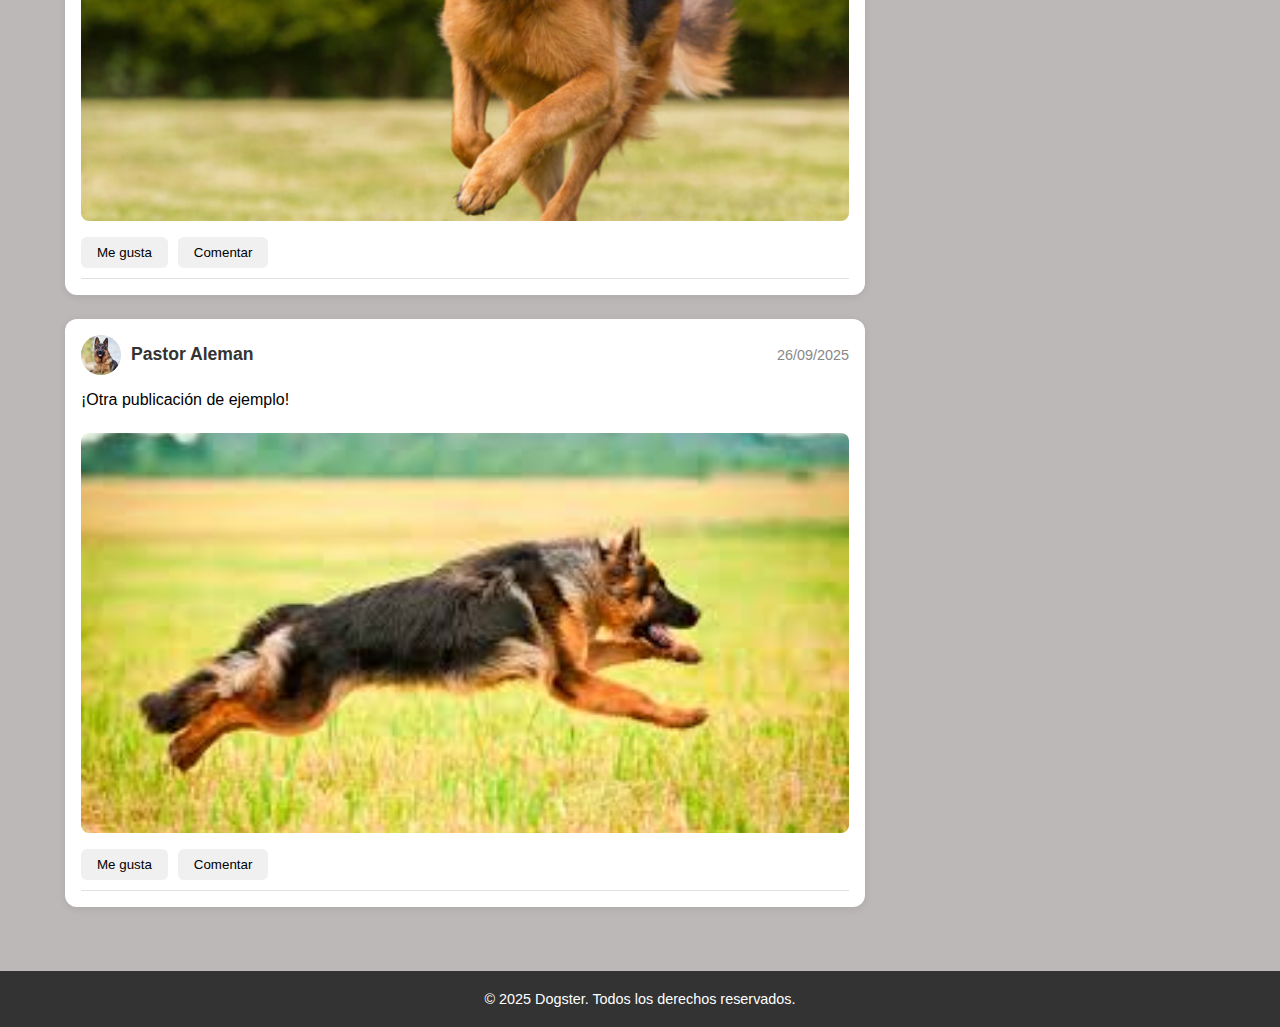
<file: viewprofiles3/perfil2.html>
<!DOCTYPE html>
<html lang="en">
<head>
    <meta charset="UTF-8">
    <meta name="viewport" content="width=device-width, initial-scale=1.0">
    <title>Perfil de Dogster</title>
    <link rel="stylesheet" href="/style2.css">
</head>
<body>
    <nav class="navbar">
        <a href="/inicio3.html" class="titulo">Dogster</a>
        <ul class="nav-links">
            <li><a href="/inicio3.html">Inicio</a></li>
            <li><a href="/perfil3.html" class="activo">Perfil</a></li>
            <li><a href="/index.html">Cambiar Perfil</a></li>
        </ul>
        <a href="/perfil3.html" class="perfil-link-nav">
            <img src="/imgs/chi1.jpg" alt="Perfil" class="perfil">
        </a>
    </nav>

    <div class="page-container">
        <div class="center-column">
            <main class="main-perfil">
                <div class="container">
                    <div class="perfil-header">
                        <img src="/imgs/pastor1.jpg" alt="Perfil" class="perfil-2">
                        <div>
                            <h2 class="Usuario">Pastor Aleman</h2>
                            <p class="perfil-bio">¡Este es un ejemplo de publicación! 🐶</p>
                            <button class="editar-btn">Siguiendo</button>
                        </div>
                    </div> 
                    <div class="perfil-info">
                        <h3>Información adicional</h3>
                        <p>Lorem ipsum dolor sit amet, consectetur adipisicing elit. Minus dignissimos facere sit quis autem deserunt, repellat numquam incidunt, impedit ut consequatur aut pariatur natus? Debitis, pariatur. Saepe repudiandae reprehenderit labore.</p>
                    </div>
                </div>
            </main>

            <main class="main-publicaciones">
                <section class="publicaciones">
                    <h2>Publicaciones</h2>

                    <div class="publicacion">
                        <div class="publicacion-header">
                            <img src="/imgs/pastor1.jpg" alt="Perfil" class="perfil">
                            <span class="usuario">Pastor Aleman</span>
                            <span class="fecha">hace un momento</span>
                        </div>
                        <div class="publicacion-contenido">
                            <p>¡Este es un ejemplo de publicación! 🐶</p>
                            <img src="/imgs/pastor2.jpeg" alt="Foto de publicación" class="foto-publicacion">
                        </div>
                        <div class="publicacion-footer">
                            <button>Me gusta</button>
                            <button>Comentar</button>
                        </div>
                        <div class="comentarios-seccion">
                            <div class="comentario">
                                <img src="/imgs/chi1.jpg" alt="Perfil" class="perfil perfil-comentario">
                                <div class="comentario-bubble">
                                    <strong>Chihuahua (Tu)</strong>
                                    <p>¡Increíble!</p>
                                </div>
                            </div>
                        </div>
                    </div>

                    <div class="publicacion">
                        <div class="publicacion-header">
                            <img src="/imgs/pastor1.jpg" alt="Perfil" class="perfil">
                            <span class="usuario">Pastor Aleman</span>
                            <span class="fecha">26/09/2025</span>
                        </div>
                        <div class="publicacion-contenido">
                            <p>¡Otra publicación de ejemplo!</p>
                            <img src="/imgs/pastor3.jpg" alt="Foto de publicación" class="foto-publicacion">
                        </div>
                        <div class="publicacion-footer">
                            <button>Me gusta</button>
                            <button>Comentar</button>
                        </div>
                    </div>

                    <div class="publicacion">
                        <div class="publicacion-header">
                            <img src="/imgs/pastor1.jpg" alt="Perfil" class="perfil">
                            <span class="usuario">Pastor Aleman</span>
                            <span class="fecha">26/09/2025</span>
                        </div>
                        <div class="publicacion-contenido">
                            <p>¡Otra publicación de ejemplo!</p>
                            <img src="/imgs/pastor4.jpeg" alt="Foto de publicación" class="foto-publicacion">
                        </div>
                        <div class="publicacion-footer">
                            <button>Me gusta</button>
                            <button>Comentar</button>
                        </div>
                    </div>
                </section>
            </main>
        </div>

        <aside class="chat-area">
            <h3>Chats</h3>
            <ul class="lista-chat">
                <li>
                    <a href="#" class="perfil-link">
                        <img src="/imgs/perro1.jpeg" alt="Perfil Amigo" class="perfil">
                        <span>Labrador</span>
                    </a>
                </li>
                <li>
                    <a href="#" class="perfil-link">
                        <img src="/imgs/pastor1.jpg" alt="Perfil Amigo" class="perfil">
                        <span>Pastor Aleman</span>
                    </a>
                </li>
            </ul>
        </aside>
    </div>

    <div class="icono-chat-flotante">
        <span>💬</span>
    </div>    

    <footer>
        <p>&copy; 2025 Dogster. Todos los derechos reservados.</p>
    </footer>
</body>
</html>
</file>
<file: style3.css>
body {
    margin: 0;
    font-family: Arial, sans-serif;
    background-color: #f0f2f5; 
    min-height: 100vh; 

    display: grid;
    place-items: center;
}

.navbar {
  background-color: #333;
  padding: 20px;
  color: white;
  display: flex; 
  align-items: center;
  position: fixed;
  top: 0;
  left: 0;
  width: 100%;
  z-index: 1000;
  justify-content: center;
}
.titulo  {
  margin: 0;
  font-size: 24px;
  padding: 10px 15px;
  color: white;
  text-decoration: none;
  padding: 10px 15px;
  display: block;
  align-self: center;
}

.navbar li {
  list-style: none;
}

.nav-links {
  list-style-type: none; 
  margin: 0;
  padding: 0;
  display: flex; 
  align-items: center;
}

.nav-links li a {
  color: white;
  text-decoration: none;
  padding: 10px 15px;
  display: block;
}
.cambiar-perfil-container {
    background-color: #ffffff;
    padding: 30px 40px;
    border-radius: 12px; 
    box-shadow: 0 4px 12px rgba(0,0,0,0.15); 
    width: 110%; 
    max-width: 490px; 
    text-align: center;
    box-sizing: border-box;
}

.cambiar-perfil-container h2 {
    margin-top: 0;
    color: #333;
    margin-bottom: 25px;
}

.perfiles {
    display: flex;
    flex-direction: column; 
    gap: 5px; 
}

.perfil-opcion {
    display: flex;
    align-items: center; 
    padding: 15px;
    border: 1px solid #ddd;
    border-radius: 8px;
    text-decoration: none; 
    color: #333;
    
}

.perfil-opcion:hover {
    background-color: #f5f5f5; 
    border-color: #ccc;
}

.perfil-img {
    width: 70px;
    height: 70px;
    border-radius: 50%; 
    object-fit: cover; 
    margin-right: 20px; 
}

.perfil-opcion span {
    font-size: 1.2em;
    font-weight: bold;
}
</file>
<file: style.css>
body {
    margin: 0;
    font-family: Arial, sans-serif;
    background-color: rgb(188, 184, 184);
}

.navbar {
    background-color: #333;
    padding: 5px;
    color: white;
    display: flex; 
    justify-content: space-between;
    align-items: center;
    position: fixed;
    top: 0;
    left: 0;
    width: 100%;
    z-index: 1000;
}

.titulo {
    margin: 0;
    font-size: 24px;
    padding: 10px 15px;
    color: white;
    text-decoration: none;
    display: block;
    align-self: center;
}

.nav-links {
    list-style-type: none; 
    margin: 0;
    padding: 0;
    display: flex; 
    align-items: center;
    flex-grow: 1;
    justify-content: center;
}

.nav-links li a {
    color: white;
    text-decoration: none;
    padding: 10px 15px;
    display: block;
}

.nav-links a.activo {
    font-weight: bold;
    color: #ffffff;
    text-decoration: underline;
}

.perfil-link-nav {
    margin-right: 20px;
}

.perfil {
    width: 50px;
    height: 50px;
    object-fit: cover;
    border-radius: 50%;
    align-self: center;
}

.main-container {
    padding: 0 20px;
    margin-top: 80px;
}

main {
    max-width: 600px;
    margin-left: auto;
    margin-right: auto;
}

.publicaciones {
    width: 100%;
}

.publicaciones h2 {
    text-align: center;
    color: #333;
    margin-bottom: 20px;  
}

.publicacion {
    background: #ffffff;
    border-radius: 12px;
    box-shadow: 0 2px 8px rgba(0,0,0,0.08);
    margin-bottom: 24px;
    padding: 16px;
    display: flex;
    flex-direction: column;
}

.publicacion-header {
    display: flex;
    align-items: center;
    gap: 10px;
    margin-bottom: 8px;
}

.publicacion-header .perfil {
    width: 40px;
    height: 40px;
}

.publicacion-header a {
    text-decoration: none;
    color: inherit;
    gap: 5px;
}

.usuario {
    font-weight: bold;
    color: #333;
    font-size: 1.1em;
}

.fecha {
    margin-left: auto;
    color: #888;
    font-size: 0.9em;
}

.publicacion-contenido {
    margin-bottom: 12px;
}

.publicacion-contenido p {
    margin: 0 0 10px 0;
}

.foto-publicacion {
    width: 100%;
    max-height: 400px;
    object-fit: cover;
    border-radius: 8px;
}

.publicacion-footer {
    display: flex;
    gap: 10px;
    border-bottom: 1px solid #e0e0e0;
    padding-bottom: 10px;
}

.publicacion-footer button {
    background: #f0f0f0;
    border: none;
    border-radius: 6px;
    padding: 8px 16px;
    cursor: pointer;
    font-weight: 500;
    transition: background 0.2s;
}

.publicacion-footer button:hover {
    background: #e0e0e0;
}

.perfil-link {
    display: flex;
    align-items: center;
    gap: 10px;
    text-decoration: none;
    color: #333;
}

.comentarios-seccion {
    margin-top: 15px;
    display: flex;
    flex-direction: column;
    gap: 10px;
}

.comentario {
    display: flex;
    align-items: flex-start;
    gap: 10px;
}

.perfil-comentario {
    width: 35px;
    height: 35px;
}

.comentario-bubble {
    background-color: #f0f2f5;
    border-radius: 12px;
    padding: 8px 12px;
    font-size: 0.95em;
}

.comentario-bubble p {
    margin: 4px 0 0 0;
}

.chat-area {
    width: 300px;
    background-color: #fff;
    padding: 15px;
    border-radius: 12px;
    box-shadow: 0 2px 8px rgba(0,0,0,0.08);
    position: fixed;
    top: 80px;
    right: 20px;
}

.chat-area h3 {
    margin-top: 0;
    border-bottom: 1px solid #e0e0e0;
    padding-bottom: 10px;
}

.lista-chat {
    list-style: none;
    padding: 0;
    margin: 0;
    display: flex;
    flex-direction: column;
    gap: 15px;
}

.icono-chat-flotante {
    position: fixed;
    bottom: 25px;
    right: 25px;
    width: 60px;
    height: 60px;
    background-color: #333;
    color: white;
    border-radius: 50%;
    display: flex;
    justify-content: center;
    align-items: center;
    font-size: 28px;
    cursor: pointer;
    box-shadow: 0 4px 10px rgba(0,0,0,0.2);
    z-index: 1001;
}

@media (max-width: 1200px) {
    .chat-area {
        display: none;
    }

    .main-container {
        justify-content: center;
    }

    main {
        max-width: 600px;
    }
}

/* --- ESTILOS PARA EL PIE DE PÁGINA --- */
footer {
    background-color: #333;
    color: white;
    text-align: center;
    padding: 20px 0;
    margin-top: 40px; /* Espacio entre la última publicación y el pie de página */
}

footer p {
    margin: 0;
    font-size: 0.9em;
}
</file>
<file: style2.css>
body {
  margin: 0;
  font-family: Arial, sans-serif;
  background-color: rgb(188, 184, 184);
}

.navbar {
  background-color: #333;
  padding: 5px;
  color: white;
  display: flex; 
  justify-content: space-between;
  align-items: center;
  position: fixed;
  top: 0;
  left: 0;
  width: 100%;
  z-index: 1000;
}

.titulo  {
  margin: 0;
  font-size: 24px;
  padding: 10px 15px;
  color: white;
  text-decoration: none;
  display: block;
}

.nav-links {
  list-style-type: none; 
  margin: 0;
  padding: 0;
  display: flex; 
  align-items: center;
  flex-grow: 1;
  justify-content: center;
}

.nav-links li a {
  color: white;
  text-decoration: none;
  padding: 10px 15px;
  display: block;
}

.nav-links a.activo {
  font-weight: bold;
  color: #ffffff;
  text-decoration: underline;
}
 
.perfil-link-nav .perfil {
  margin-right: 20px;
}

.perfil {
  width: 50px;
  height: 50px;
  object-fit: cover;
  border-radius: 50%;
  align-self: center;
}

.page-container {
  display: flex;
  justify-content: center;
  gap: 20px;
  padding: 0 20px;
  margin-top: 90px;
}

.center-column {
  max-width: 800px;
  width: 100%;
}

.main-perfil {
  margin-top: 20px;
}

.container {
  width: 100%;
  background-color: #ffffff;
  border-radius: 8px;
  box-shadow: 0 2px 4px rgba(0,0,0,0.1);
}

.perfil-header {
  background-color: #f0f2f5; 
  min-height: 180px;
  border-bottom: 1px solid #ddd;
  position: relative; 
  border-radius: 8px 8px 0 0;
  display: flex;
  flex-wrap: wrap;
  align-items: flex-end;
  padding: 0 20px 20px;
  justify-content: center;
  text-align: center;
}

.perfil-header > div {
  margin-bottom: 10px;
  flex-grow: 1;
  min-width: 0;
}

.perfil-2 {
  width: 120px;
  height: 120px;
  border-radius: 50%; 
  object-fit: cover; 
  margin: 0 auto 10px auto;
  border: 4px solid white;
  position: relative;
  bottom: -30px; 
}

.Usuario {
  font-size: 24px;
  font-weight: bold;
  margin: 0;
  color: #333;
  word-break: break-word;
  overflow-wrap: break-word;
  margin-top: 20px;
}

.perfil-bio {
  font-size: 15px;
  color: #65676b;
  margin: 5px 0 15px 0;
  word-break: break-word;
  overflow-wrap: break-word;
}

.editar-btn {
  background-color: #e4e6eb;
  border: none;
  border-radius: 6px;
  padding: 8px 12px;
  font-weight: 600;
  cursor: pointer;
  width: fit-content;
  margin: 0 auto;
  display: block;
}

.perfil-info {
  padding: 25px;
  padding-top: 45px;
}

.main-publicaciones{
  margin-top: 10px;
}

.publicaciones {
  width: 100%;
}

.publicaciones h2{
  text-align: center;
  color: #333;
  margin-bottom: 20px;  
}

.publicacion {
  background: #ffffff;
  border-radius: 12px;
  box-shadow: 0 2px 8px rgba(0,0,0,0.08);
  margin-bottom: 24px;
  padding: 16px;
}

.publicacion-header {
  display: flex;
  align-items: center;
  gap: 10px;
  margin-bottom: 8px;
}

.publicacion-header .perfil {
  width: 40px;
  height: 40px;
}

.usuario {
  font-weight: bold;
  color: #333;
  font-size: 1.1em;
}

.fecha {
  margin-left: auto;
  color: #888;
  font-size: 0.9em;
}

.publicacion-contenido {
  margin-bottom: 12px;
}

.foto-publicacion {
  width: 100%;
  max-height: 400px;
  object-fit: cover;
  border-radius: 8px;
  margin-top: 8px;
}

.publicacion-footer {
  display: flex;
  gap: 10px;
  border-bottom: 1px solid #e0e0e0;
  padding-bottom: 10px;
}

.publicacion-footer button {
  background: #f0f0f0;
  border: none;
  border-radius: 6px;
  padding: 8px 16px;
  cursor: pointer;
  font-weight: 500;
}

.comentarios-seccion {
    margin-top: 15px;
    display: flex;
    flex-direction: column;
    gap: 10px;
}

.comentario {
    display: flex;
    align-items: flex-start;
    gap: 10px;
}

.perfil-comentario {
    width: 35px;
    height: 35px;
}

.comentario-bubble {
    background-color: #f0f2f5;
    border-radius: 12px;
    padding: 8px 12px;
    font-size: 0.95em;
}

.chat-area {
    width: 300px;
    flex-shrink: 0;
    background-color: #fff;
    padding: 15px;
    border-radius: 12px;
    box-shadow: 0 2px 8px rgba(0,0,0,0.08);
    height: fit-content;
    position: sticky;
    top: 90px;
}

.chat-area h3 {
    margin-top: 0;
    border-bottom: 1px solid #e0e0e0;
    padding-bottom: 10px;
}

.lista-chat {
    list-style: none;
    padding: 0;
    margin: 0;
    display: flex;
    flex-direction: column;
    gap: 15px;
}

.perfil-link {
    display: flex;
    align-items: center;
    gap: 10px;
    text-decoration: none;
    color: #333;
}

.icono-chat-flotante {
    position: fixed;
    bottom: 25px;
    right: 25px;
    width: 60px;
    height: 60px;
    background-color: #333;
    color: white;
    border-radius: 50%;
    display: flex;
    justify-content: center;
    align-items: center;
    font-size: 28px;
    cursor: pointer;
    box-shadow: 0 4px 10px rgba(0,0,0,0.2);
    z-index: 1001;
}

@media (max-width: 1200px) {
    .chat-area {
        display: none;
    }
}

footer {
    background-color: #333;
    color: white;
    text-align: center;
    padding: 20px 0;
    margin-top: 40px;
}

footer p {
    margin: 0;
    font-size: 0.9em;
}

@media (min-width: 768px) {
    .perfil-header {
        height: 200px;
        min-height: unset;
        flex-wrap: nowrap;
        justify-content: flex-start;
        text-align: left;
        padding: 0 30px 20px;
    }

    .perfil-2 {
        width: 150px;
        height: 150px;
        margin-right: 20px;
        margin-bottom: 0;
    }

    .perfil-header > div {
        margin-bottom: 15px;
        margin-top: 0;
        min-width: unset;
    }

    .Usuario {
        font-size: 28px;
        margin-top: 0;
    }

    .perfil-bio {
        font-size: 16px;
    }

    .editar-btn {
        margin: unset;
        display: inline-block;
    }
}
</file>
